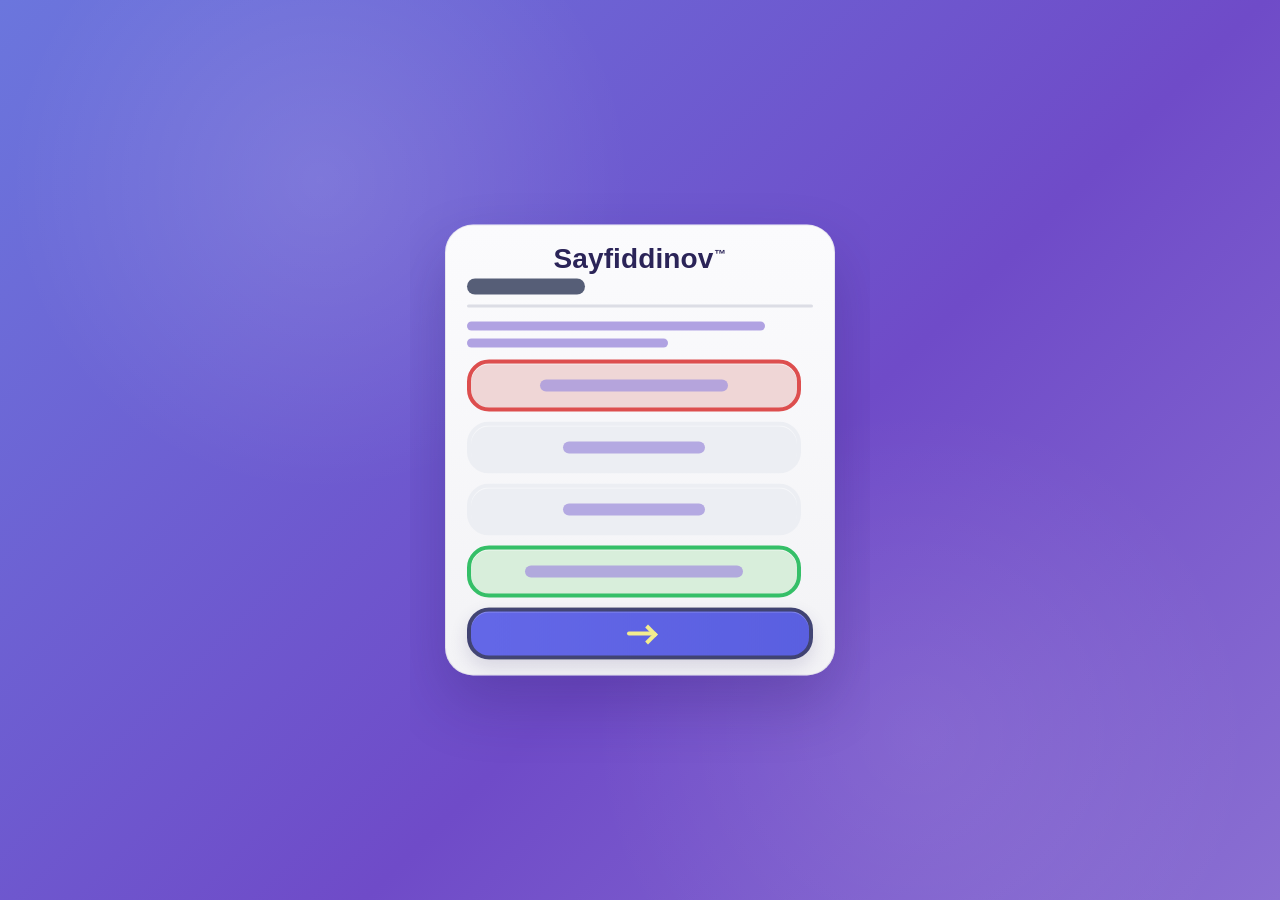
<file: index.html>
<!DOCTYPE html>
<html lang="ru" data-quiz-section="micro" data-quiz-storage="micro">
<head>
<meta charset="UTF-8">
<meta name="viewport" content="width=device-width, initial-scale=1">
<title>Тест</title>
<link rel="stylesheet" href="micro_style.css?v=20260422-ban-users-v1">
</head>
<body>
<div id="app"></div>
<script src="micro_script.js?v=20260422-ban-users-v1"></script>
</body>
</html>
</file>
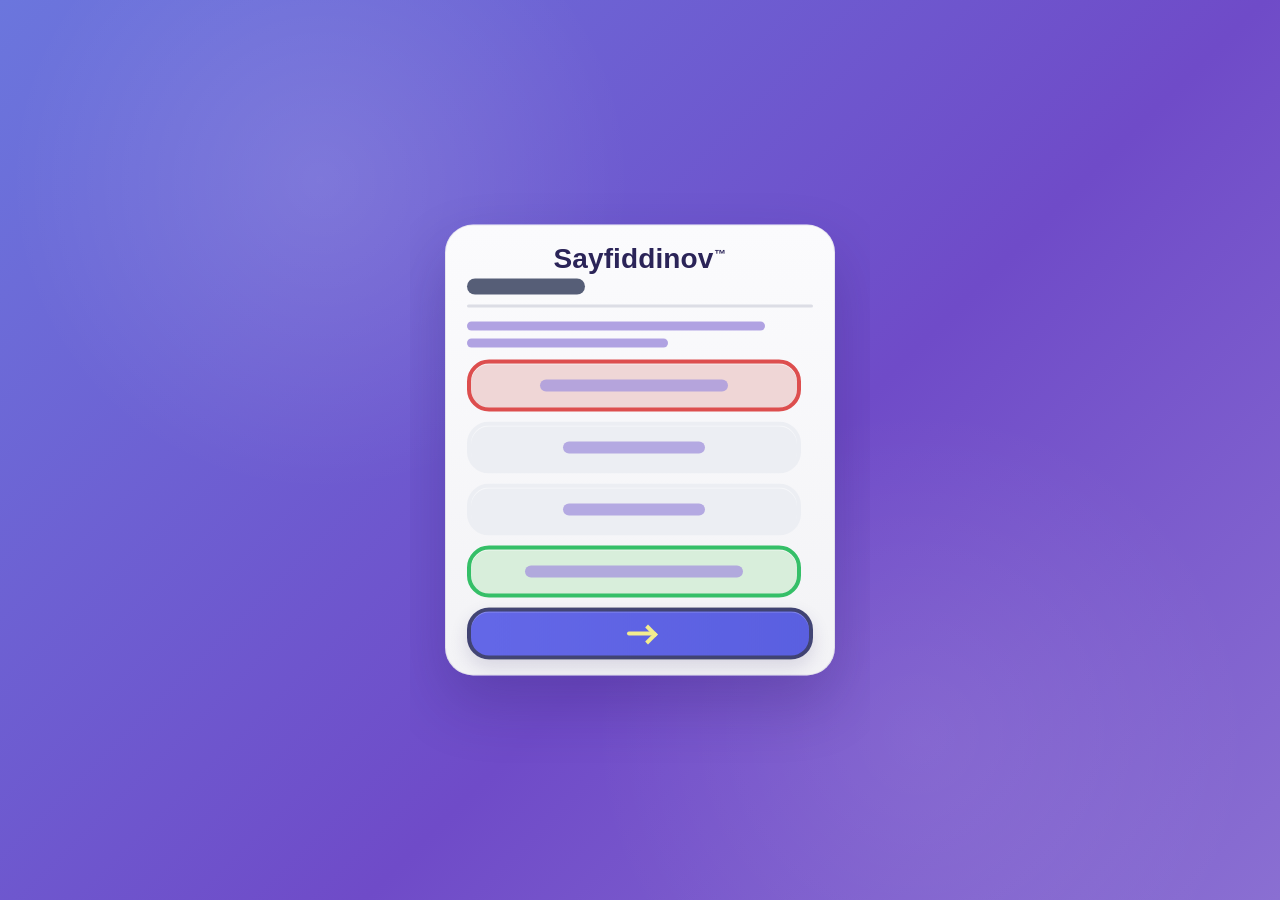
<file: marketing_index.html>
<!DOCTYPE html>
<html lang="ru" data-quiz-section="marketing" data-quiz-storage="marketing">
<head>
<meta charset="UTF-8">
<meta name="viewport" content="width=device-width, initial-scale=1">
<title>Маркетинг</title>
<link rel="stylesheet" href="micro_style.css?v=20260422-ban-users-v1">
</head>
<body>
<div id="app"></div>
<script src="micro_script.js?v=20260422-ban-users-v1"></script>
</body>
</html>
</file>
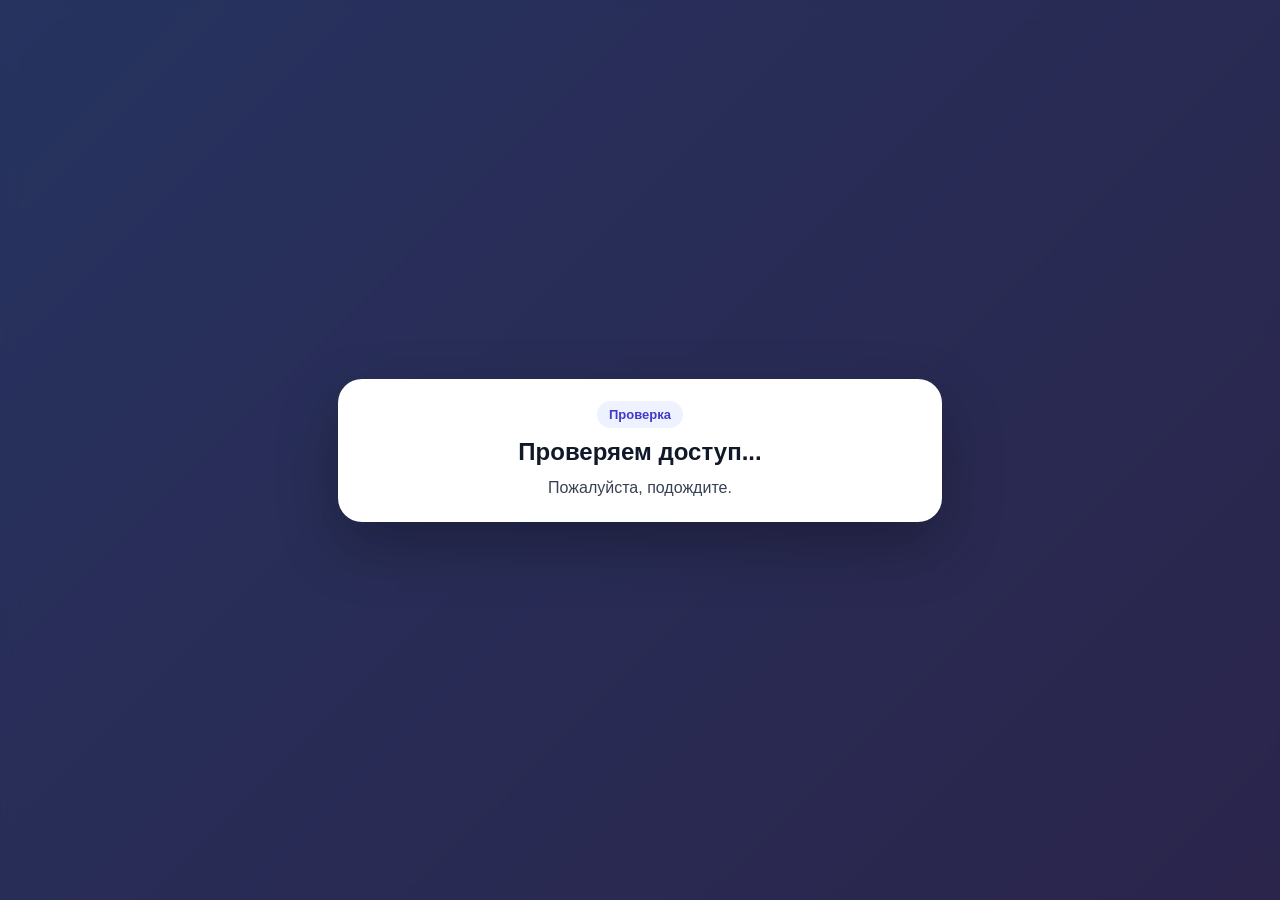
<file: marketing_test.html>
<!DOCTYPE html>
<html lang="ru" data-quiz-section="marketing" data-quiz-storage="marketing">
<head>
<meta charset="UTF-8">
<meta name="viewport" content="width=device-width, initial-scale=1">
<title>Маркетинг</title>
<link rel="stylesheet" href="micro_style.css?v=20260422-ban-users-v1">
</head>
<body>
<div class="card">
<div id="timer"></div>
<div id="question"></div>
<div id="options"></div>
</div>
<script src="micro_script.js?v=20260422-ban-users-v1"></script>
</body>
</html>
</file>
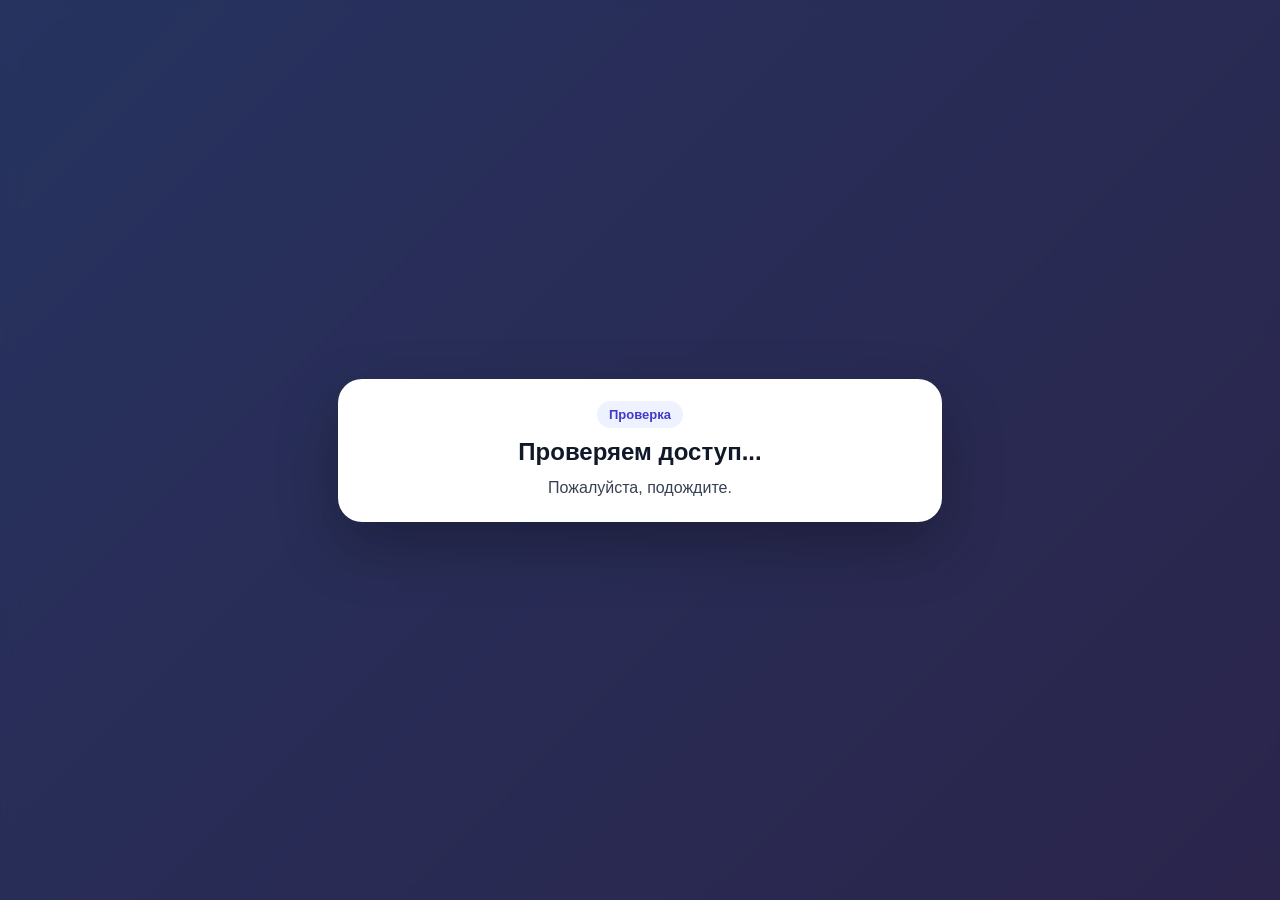
<file: micro_test.html>
<!DOCTYPE html>
<html lang="ru" data-quiz-section="micro" data-quiz-storage="micro">
<head>
    <meta charset="UTF-8">
    <meta name="viewport" content="width=device-width, initial-scale=1">
    <title>Тестирование</title>
    <link rel="stylesheet" href="micro_style.css?v=20260422-ban-users-v1">
</head>
<body>
    <div class="card">
        <div id="timer"></div>
        <div id="question"></div>
        <div id="options"></div>
    </div>
    <script src="micro_script.js?v=20260422-ban-users-v1"></script>
</body>
</html>
</file>
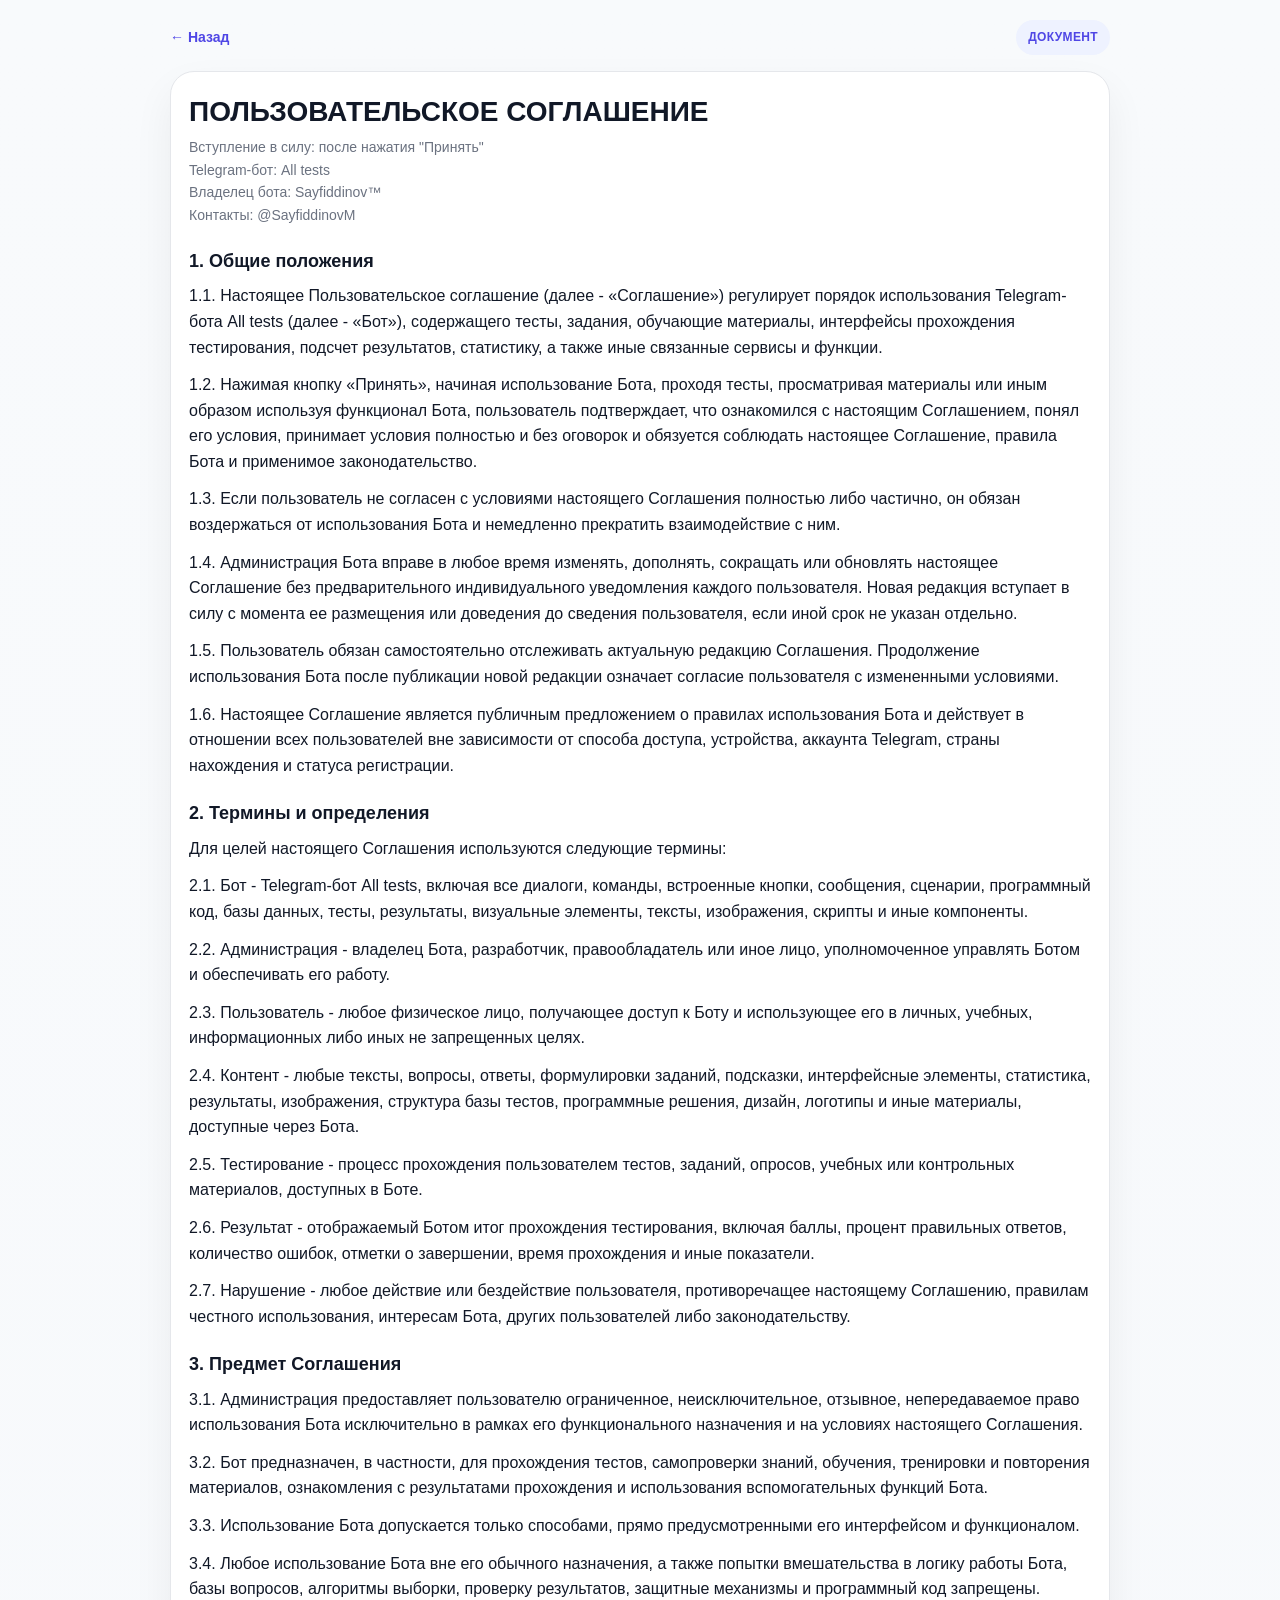
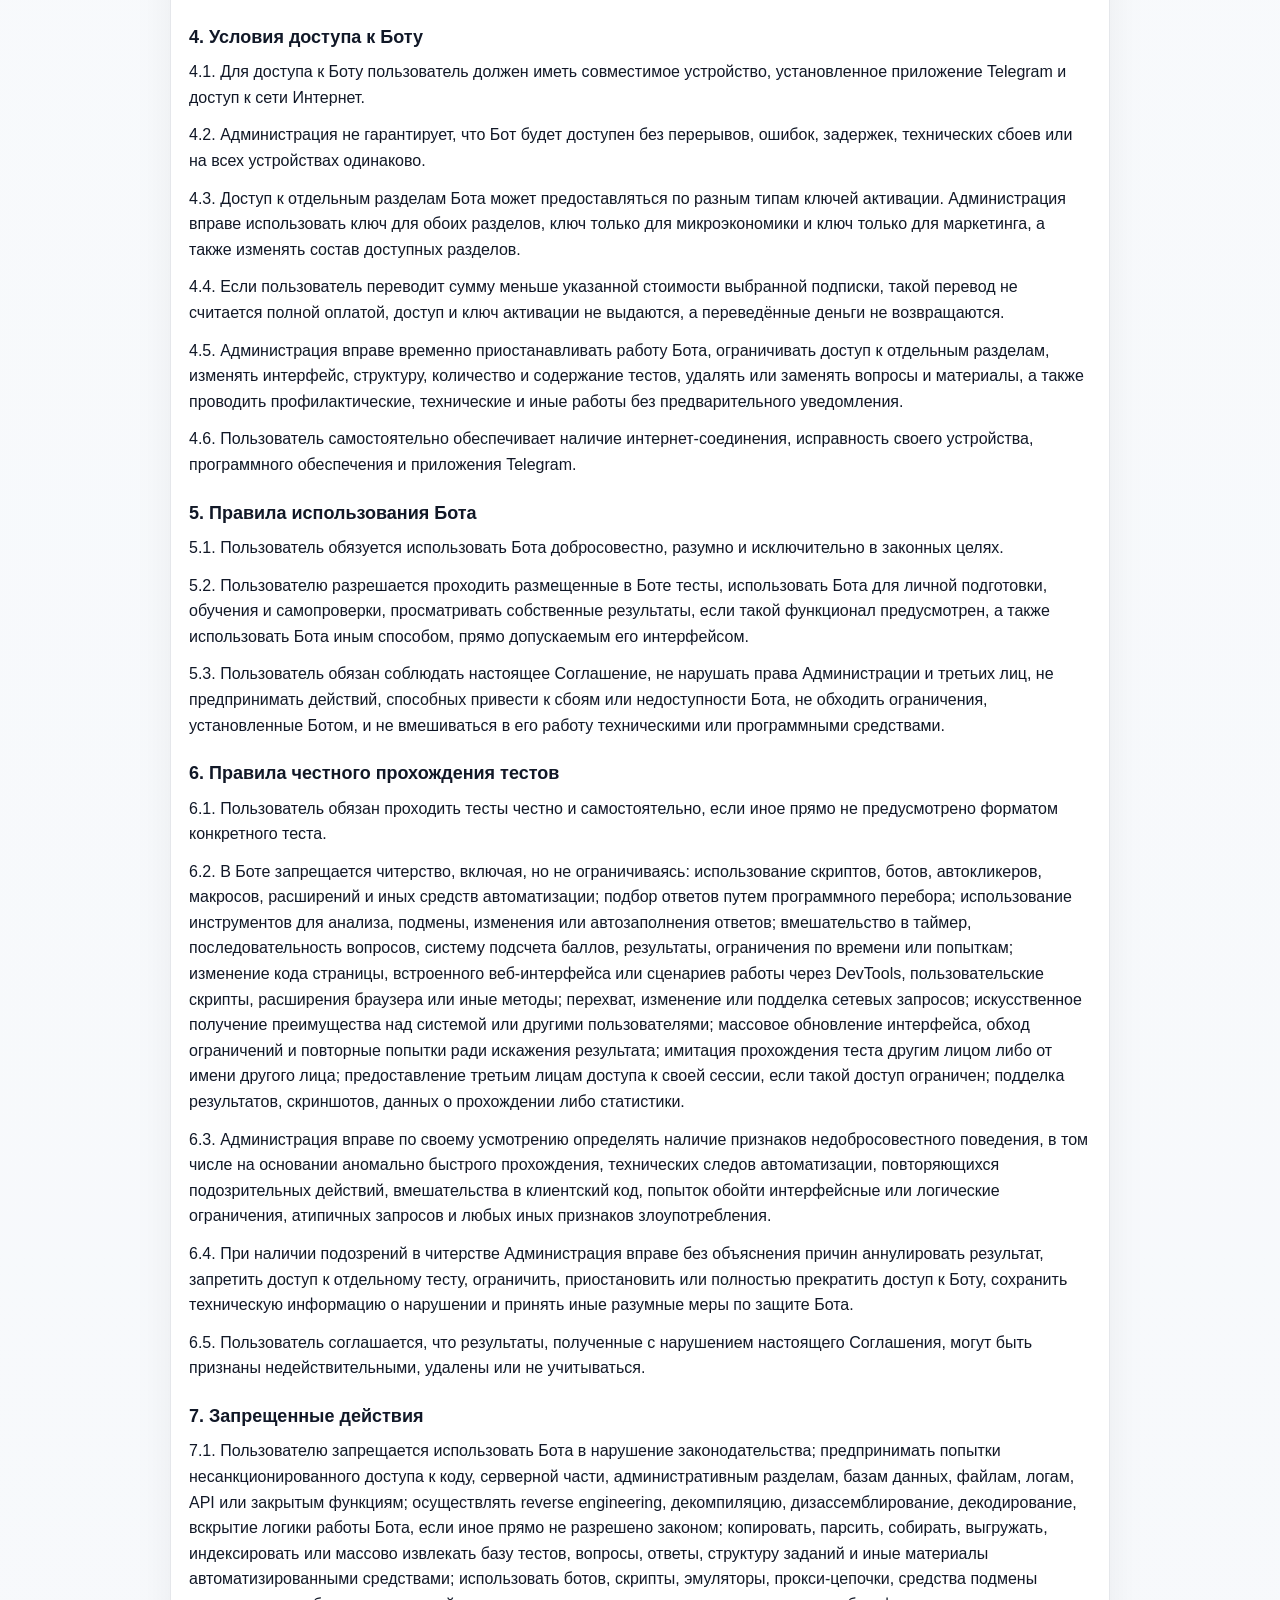
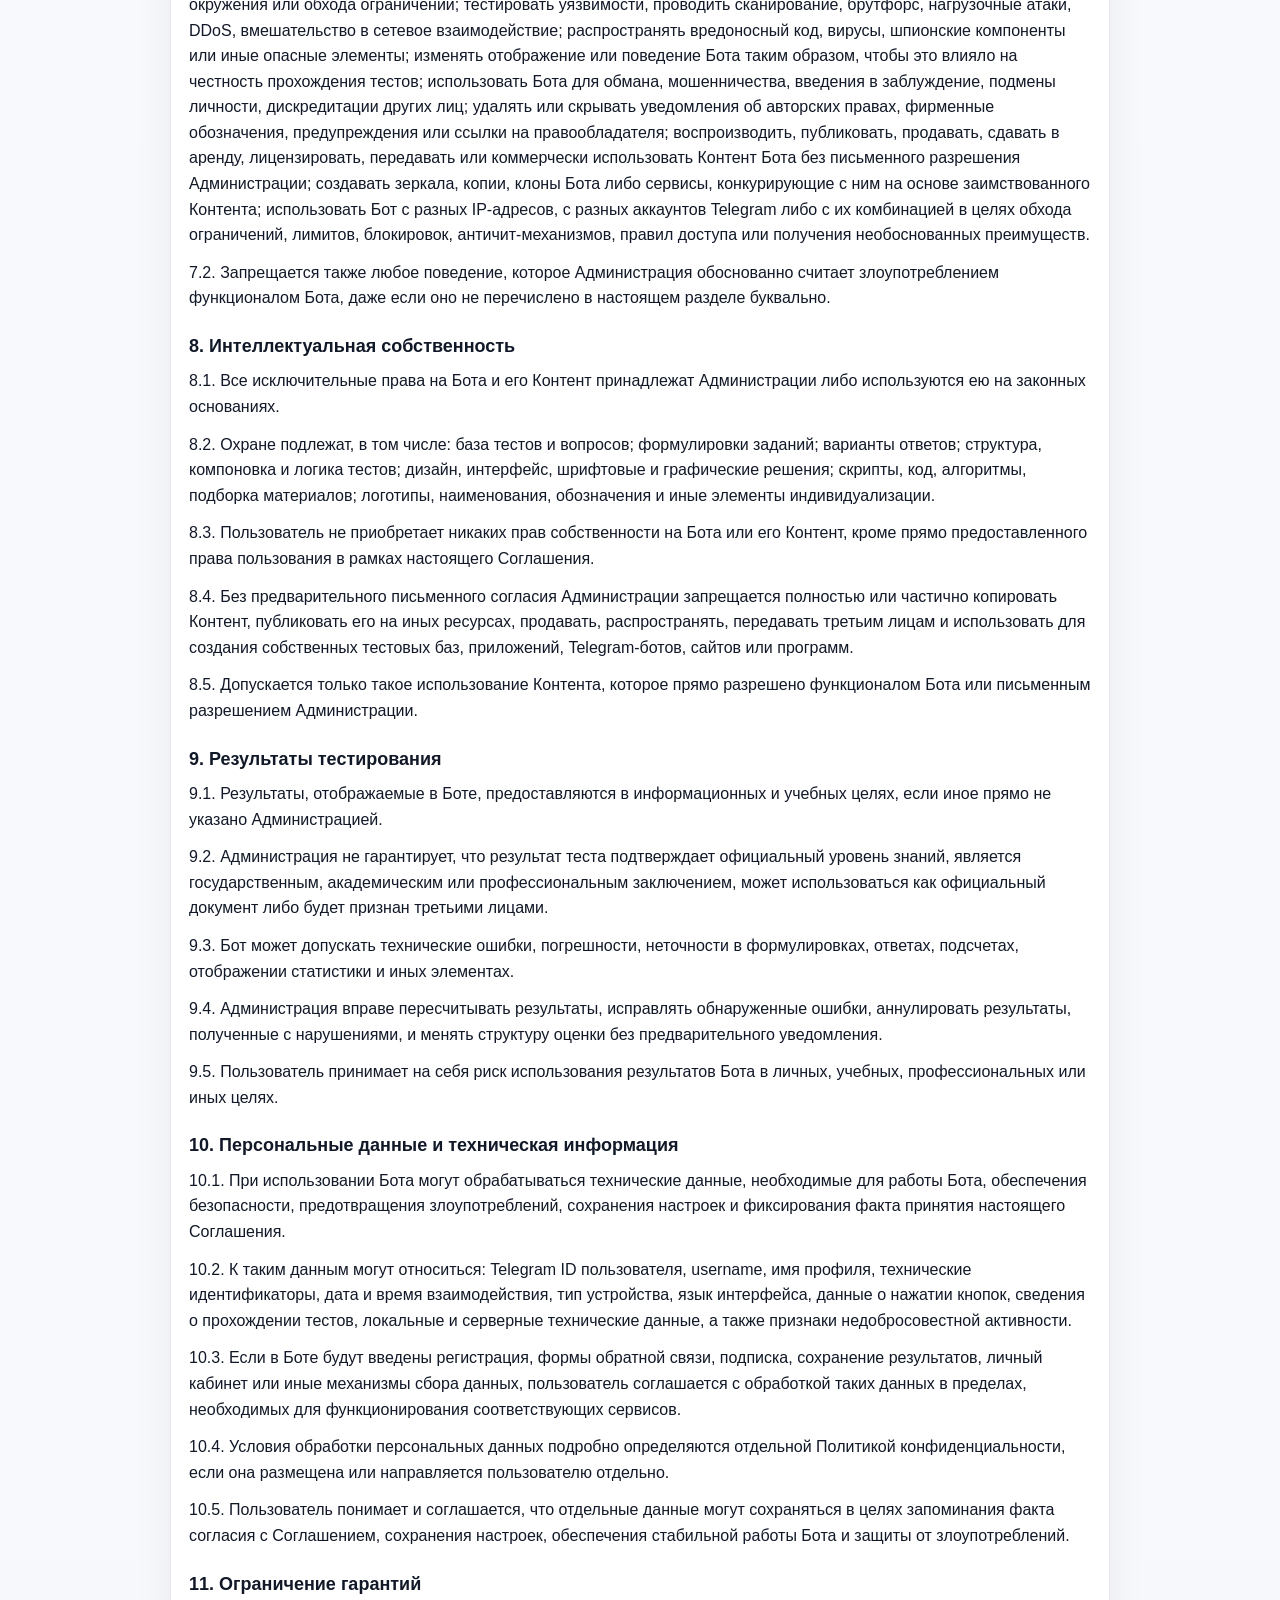
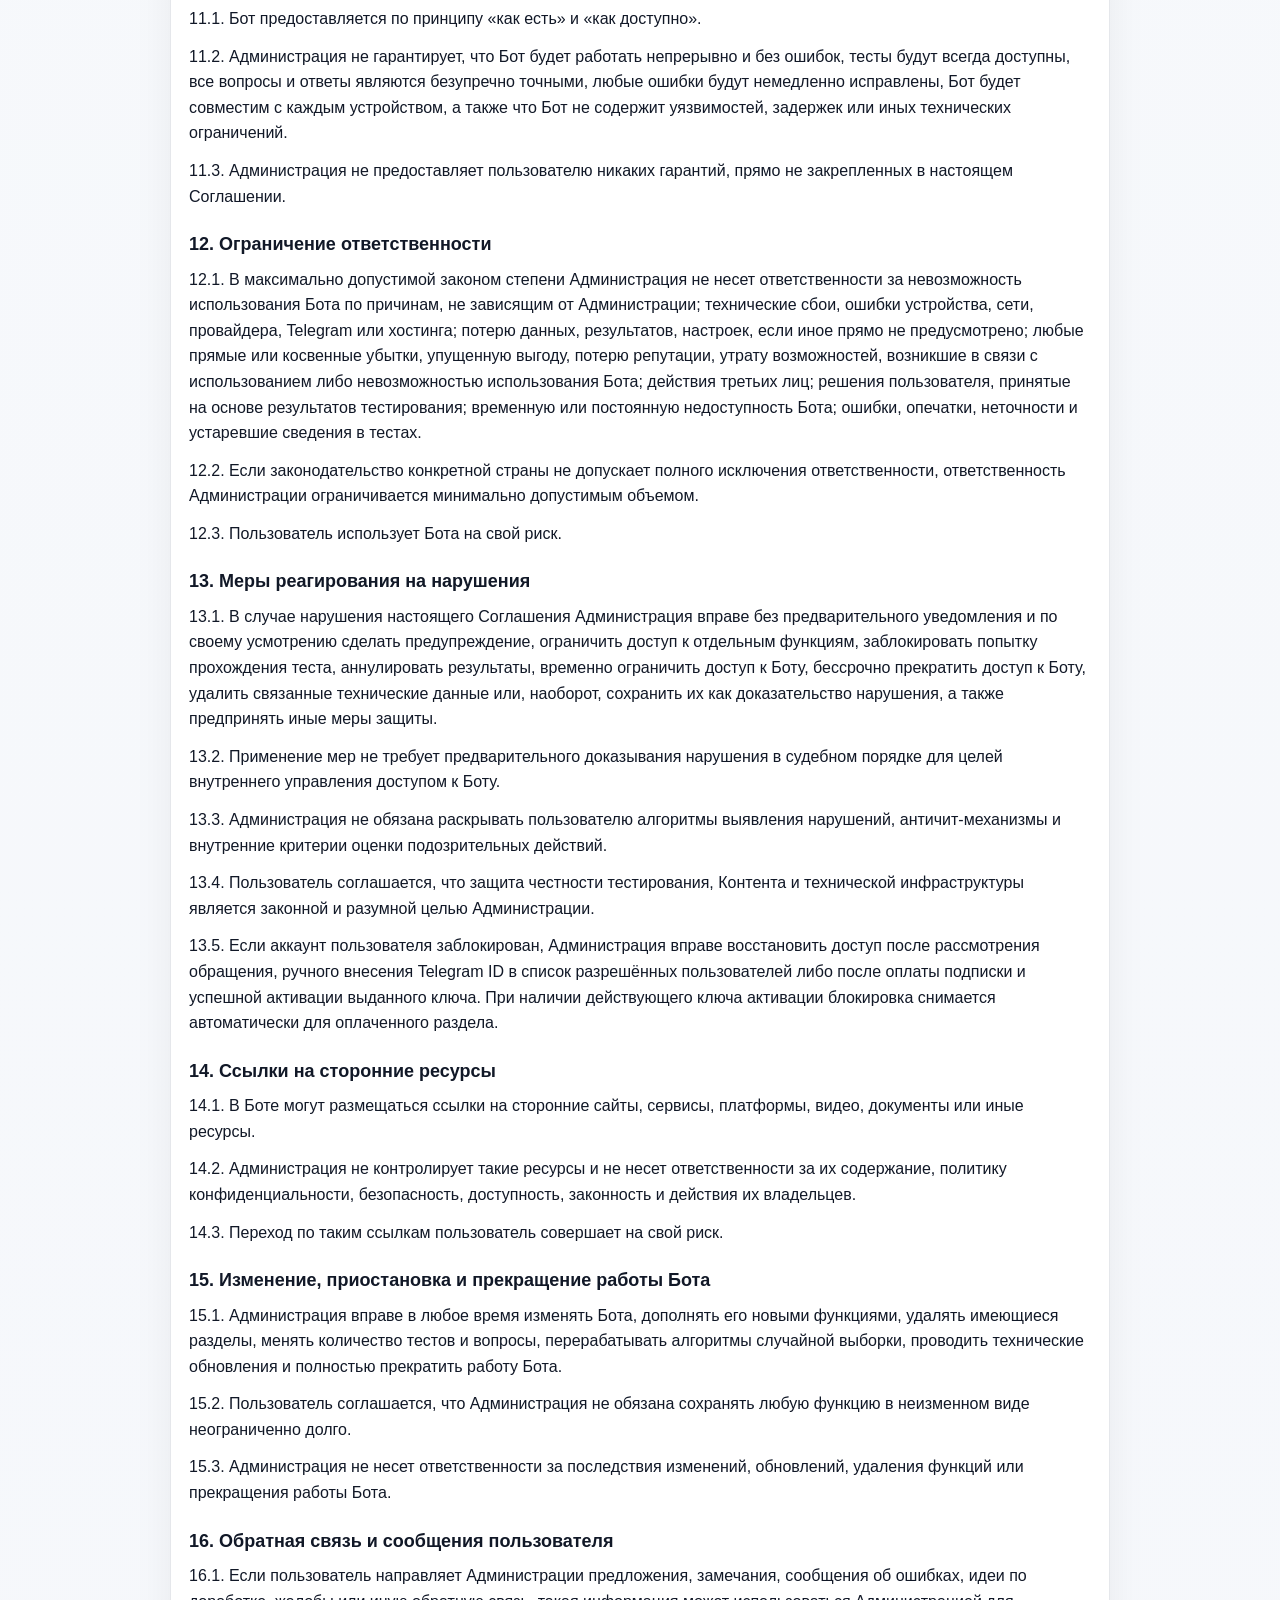
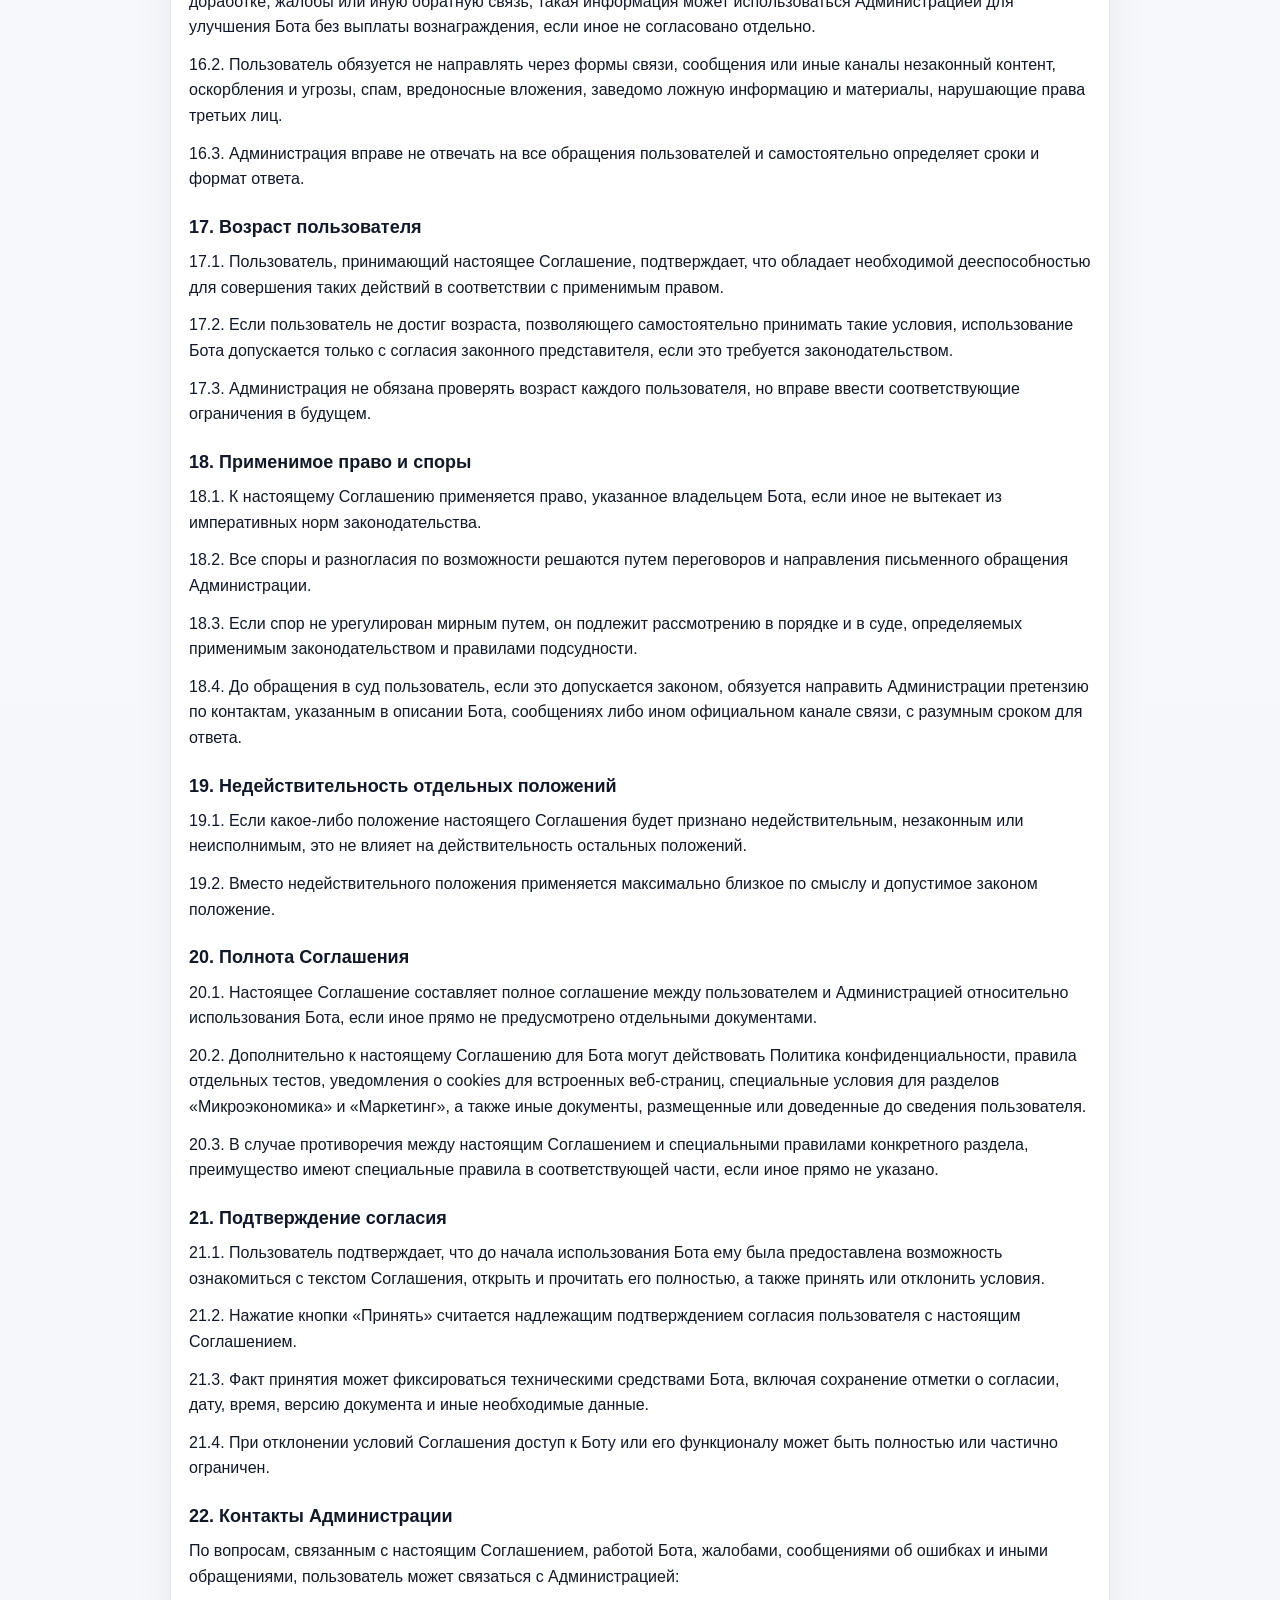
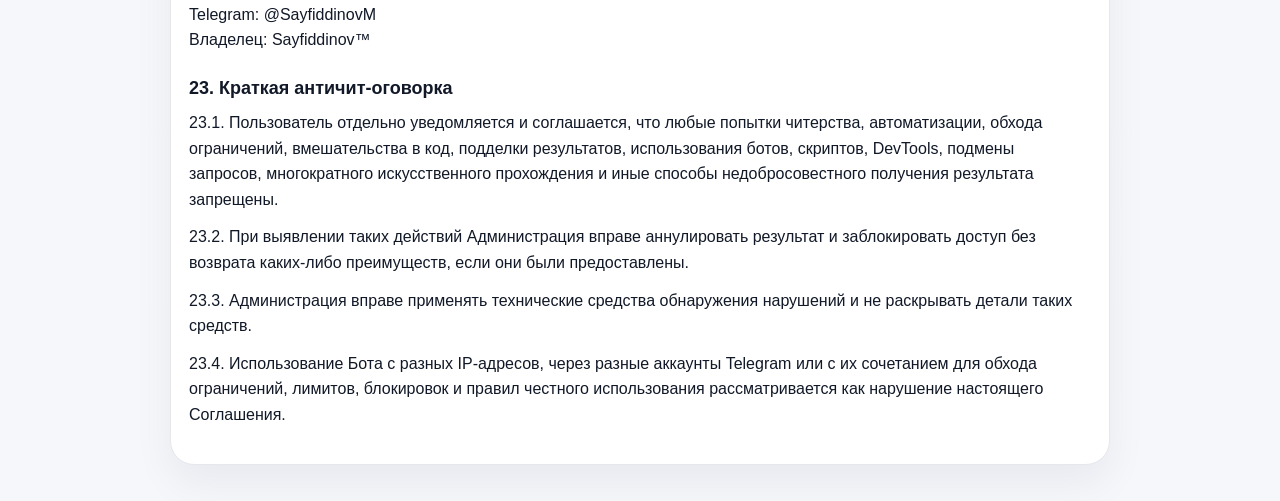
<file: user_agreement.html>
<!DOCTYPE html>
<html lang="ru">
<head>
  <meta charset="UTF-8">
  <meta name="viewport" content="width=device-width, initial-scale=1.0">
  <title>Пользовательское соглашение</title>
  <style>
    :root {
      --bg: #f5f7fb;
      --card: #ffffff;
      --text: #111827;
      --muted: #6b7280;
      --border: #e5e7eb;
      --accent: #4f46e5;
      --accent-soft: #eef2ff;
    }
    * { box-sizing: border-box; }
    body {
      margin: 0;
      font-family: Arial, sans-serif;
      background: linear-gradient(180deg, #f8fafc 0%, var(--bg) 100%);
      color: var(--text);
      line-height: 1.6;
    }
    .page {
      width: min(940px, calc(100% - 28px));
      margin: 0 auto;
      padding: 20px 0 36px;
    }
    .topbar {
      display: flex;
      align-items: center;
      justify-content: space-between;
      gap: 12px;
      margin-bottom: 16px;
    }
    .back-link {
      display: inline-flex;
      align-items: center;
      gap: 8px;
      text-decoration: none;
      color: var(--accent);
      font-weight: 700;
      font-size: 14px;
    }
    .badge {
      display: inline-flex;
      align-items: center;
      padding: 8px 12px;
      border-radius: 999px;
      background: var(--accent-soft);
      color: var(--accent);
      font-size: 12px;
      font-weight: 800;
      letter-spacing: .03em;
      text-transform: uppercase;
    }
    .card {
      background: var(--card);
      border: 1px solid var(--border);
      border-radius: 24px;
      padding: 24px 18px;
      box-shadow: 0 18px 40px rgba(15, 23, 42, 0.06);
    }
    .agreement-doc-title {
      margin: 0 0 8px;
      font-size: 28px;
      line-height: 1.15;
    }
    .agreement-doc-meta {
      margin: 0 0 22px;
      color: var(--muted);
      font-size: 14px;
    }
    .agreement-doc-section {
      margin: 24px 0 10px;
      font-size: 18px;
      line-height: 1.3;
    }
    p { margin: 0 0 12px; }
    .agreement-doc-note {
      padding: 14px 16px;
      border-radius: 16px;
      background: #fff7ed;
      border: 1px solid #fed7aa;
    }
    body.embedded .page { width: 100%; padding: 8px; }
    body.embedded .topbar { display: none; }
    body.embedded .card { border: none; box-shadow: none; padding: 10px 8px 18px; border-radius: 0; }
    body.embedded { background: #ffffff; }
  </style>
</head>
<body>
  <div class="page">
    <div class="topbar">
      <a class="back-link" href="index.html" onclick="if (history.length > 1) { history.back(); return false; }">← Назад</a>
      <div class="badge">Документ</div>
    </div>

    <main class="card">
      <h3 class="agreement-doc-title">ПОЛЬЗОВАТЕЛЬСКОЕ СОГЛАШЕНИЕ</h3>
            <p class="agreement-doc-meta">Вступление в силу: после нажатия "Принять"<br>Telegram-бот: All tests<br>Владелец бота: Sayfiddinov™<br>Контакты: @SayfiddinovM</p>
            <h4 class="agreement-doc-section">1. Общие положения</h4>
            <p>1.1. Настоящее Пользовательское соглашение (далее - «Соглашение») регулирует порядок использования Telegram-бота All tests (далее - «Бот»), содержащего тесты, задания, обучающие материалы, интерфейсы прохождения тестирования, подсчет результатов, статистику, а также иные связанные сервисы и функции.</p>
            <p>1.2. Нажимая кнопку «Принять», начиная использование Бота, проходя тесты, просматривая материалы или иным образом используя функционал Бота, пользователь подтверждает, что ознакомился с настоящим Соглашением, понял его условия, принимает условия полностью и без оговорок и обязуется соблюдать настоящее Соглашение, правила Бота и применимое законодательство.</p>
            <p>1.3. Если пользователь не согласен с условиями настоящего Соглашения полностью либо частично, он обязан воздержаться от использования Бота и немедленно прекратить взаимодействие с ним.</p>
            <p>1.4. Администрация Бота вправе в любое время изменять, дополнять, сокращать или обновлять настоящее Соглашение без предварительного индивидуального уведомления каждого пользователя. Новая редакция вступает в силу с момента ее размещения или доведения до сведения пользователя, если иной срок не указан отдельно.</p>
            <p>1.5. Пользователь обязан самостоятельно отслеживать актуальную редакцию Соглашения. Продолжение использования Бота после публикации новой редакции означает согласие пользователя с измененными условиями.</p>
            <p>1.6. Настоящее Соглашение является публичным предложением о правилах использования Бота и действует в отношении всех пользователей вне зависимости от способа доступа, устройства, аккаунта Telegram, страны нахождения и статуса регистрации.</p>
            <h4 class="agreement-doc-section">2. Термины и определения</h4>
            <p>Для целей настоящего Соглашения используются следующие термины:</p>
            <p>2.1. Бот - Telegram-бот All tests, включая все диалоги, команды, встроенные кнопки, сообщения, сценарии, программный код, базы данных, тесты, результаты, визуальные элементы, тексты, изображения, скрипты и иные компоненты.</p>
            <p>2.2. Администрация - владелец Бота, разработчик, правообладатель или иное лицо, уполномоченное управлять Ботом и обеспечивать его работу.</p>
            <p>2.3. Пользователь - любое физическое лицо, получающее доступ к Боту и использующее его в личных, учебных, информационных либо иных не запрещенных целях.</p>
            <p>2.4. Контент - любые тексты, вопросы, ответы, формулировки заданий, подсказки, интерфейсные элементы, статистика, результаты, изображения, структура базы тестов, программные решения, дизайн, логотипы и иные материалы, доступные через Бота.</p>
            <p>2.5. Тестирование - процесс прохождения пользователем тестов, заданий, опросов, учебных или контрольных материалов, доступных в Боте.</p>
            <p>2.6. Результат - отображаемый Ботом итог прохождения тестирования, включая баллы, процент правильных ответов, количество ошибок, отметки о завершении, время прохождения и иные показатели.</p>
            <p>2.7. Нарушение - любое действие или бездействие пользователя, противоречащее настоящему Соглашению, правилам честного использования, интересам Бота, других пользователей либо законодательству.</p>
            <h4 class="agreement-doc-section">3. Предмет Соглашения</h4>
            <p>3.1. Администрация предоставляет пользователю ограниченное, неисключительное, отзывное, непередаваемое право использования Бота исключительно в рамках его функционального назначения и на условиях настоящего Соглашения.</p>
            <p>3.2. Бот предназначен, в частности, для прохождения тестов, самопроверки знаний, обучения, тренировки и повторения материалов, ознакомления с результатами прохождения и использования вспомогательных функций Бота.</p>
            <p>3.3. Использование Бота допускается только способами, прямо предусмотренными его интерфейсом и функционалом.</p>
            <p>3.4. Любое использование Бота вне его обычного назначения, а также попытки вмешательства в логику работы Бота, базы вопросов, алгоритмы выборки, проверку результатов, защитные механизмы и программный код запрещены.</p>
            <h4 class="agreement-doc-section">4. Условия доступа к Боту</h4>
            <p>4.1. Для доступа к Боту пользователь должен иметь совместимое устройство, установленное приложение Telegram и доступ к сети Интернет.</p>
            <p>4.2. Администрация не гарантирует, что Бот будет доступен без перерывов, ошибок, задержек, технических сбоев или на всех устройствах одинаково.</p>
            <p>4.3. Доступ к отдельным разделам Бота может предоставляться по разным типам ключей активации. Администрация вправе использовать ключ для обоих разделов, ключ только для микроэкономики и ключ только для маркетинга, а также изменять состав доступных разделов.</p>
            <p>4.4. Если пользователь переводит сумму меньше указанной стоимости выбранной подписки, такой перевод не считается полной оплатой, доступ и ключ активации не выдаются, а переведённые деньги не возвращаются.</p>
            <p>4.5. Администрация вправе временно приостанавливать работу Бота, ограничивать доступ к отдельным разделам, изменять интерфейс, структуру, количество и содержание тестов, удалять или заменять вопросы и материалы, а также проводить профилактические, технические и иные работы без предварительного уведомления.</p>
            <p>4.6. Пользователь самостоятельно обеспечивает наличие интернет-соединения, исправность своего устройства, программного обеспечения и приложения Telegram.</p>
            <h4 class="agreement-doc-section">5. Правила использования Бота</h4>
            <p>5.1. Пользователь обязуется использовать Бота добросовестно, разумно и исключительно в законных целях.</p>
            <p>5.2. Пользователю разрешается проходить размещенные в Боте тесты, использовать Бота для личной подготовки, обучения и самопроверки, просматривать собственные результаты, если такой функционал предусмотрен, а также использовать Бота иным способом, прямо допускаемым его интерфейсом.</p>
            <p>5.3. Пользователь обязан соблюдать настоящее Соглашение, не нарушать права Администрации и третьих лиц, не предпринимать действий, способных привести к сбоям или недоступности Бота, не обходить ограничения, установленные Ботом, и не вмешиваться в его работу техническими или программными средствами.</p>
            <h4 class="agreement-doc-section">6. Правила честного прохождения тестов</h4>
            <p>6.1. Пользователь обязан проходить тесты честно и самостоятельно, если иное прямо не предусмотрено форматом конкретного теста.</p>
            <p>6.2. В Боте запрещается читерство, включая, но не ограничиваясь: использование скриптов, ботов, автокликеров, макросов, расширений и иных средств автоматизации; подбор ответов путем программного перебора; использование инструментов для анализа, подмены, изменения или автозаполнения ответов; вмешательство в таймер, последовательность вопросов, систему подсчета баллов, результаты, ограничения по времени или попыткам; изменение кода страницы, встроенного веб-интерфейса или сценариев работы через DevTools, пользовательские скрипты, расширения браузера или иные методы; перехват, изменение или подделка сетевых запросов; искусственное получение преимущества над системой или другими пользователями; массовое обновление интерфейса, обход ограничений и повторные попытки ради искажения результата; имитация прохождения теста другим лицом либо от имени другого лица; предоставление третьим лицам доступа к своей сессии, если такой доступ ограничен; подделка результатов, скриншотов, данных о прохождении либо статистики.</p>
            <p>6.3. Администрация вправе по своему усмотрению определять наличие признаков недобросовестного поведения, в том числе на основании аномально быстрого прохождения, технических следов автоматизации, повторяющихся подозрительных действий, вмешательства в клиентский код, попыток обойти интерфейсные или логические ограничения, атипичных запросов и любых иных признаков злоупотребления.</p>
            <p>6.4. При наличии подозрений в читерстве Администрация вправе без объяснения причин аннулировать результат, запретить доступ к отдельному тесту, ограничить, приостановить или полностью прекратить доступ к Боту, сохранить техническую информацию о нарушении и принять иные разумные меры по защите Бота.</p>
            <p>6.5. Пользователь соглашается, что результаты, полученные с нарушением настоящего Соглашения, могут быть признаны недействительными, удалены или не учитываться.</p>
            <h4 class="agreement-doc-section">7. Запрещенные действия</h4>
            <p>7.1. Пользователю запрещается использовать Бота в нарушение законодательства; предпринимать попытки несанкционированного доступа к коду, серверной части, административным разделам, базам данных, файлам, логам, API или закрытым функциям; осуществлять reverse engineering, декомпиляцию, дизассемблирование, декодирование, вскрытие логики работы Бота, если иное прямо не разрешено законом; копировать, парсить, собирать, выгружать, индексировать или массово извлекать базу тестов, вопросы, ответы, структуру заданий и иные материалы автоматизированными средствами; использовать ботов, скрипты, эмуляторы, прокси-цепочки, средства подмены окружения или обхода ограничений; тестировать уязвимости, проводить сканирование, брутфорс, нагрузочные атаки, DDoS, вмешательство в сетевое взаимодействие; распространять вредоносный код, вирусы, шпионские компоненты или иные опасные элементы; изменять отображение или поведение Бота таким образом, чтобы это влияло на честность прохождения тестов; использовать Бота для обмана, мошенничества, введения в заблуждение, подмены личности, дискредитации других лиц; удалять или скрывать уведомления об авторских правах, фирменные обозначения, предупреждения или ссылки на правообладателя; воспроизводить, публиковать, продавать, сдавать в аренду, лицензировать, передавать или коммерчески использовать Контент Бота без письменного разрешения Администрации; создавать зеркала, копии, клоны Бота либо сервисы, конкурирующие с ним на основе заимствованного Контента; использовать Бот с разных IP-адресов, с разных аккаунтов Telegram либо с их комбинацией в целях обхода ограничений, лимитов, блокировок, античит-механизмов, правил доступа или получения необоснованных преимуществ.</p>
            <p>7.2. Запрещается также любое поведение, которое Администрация обоснованно считает злоупотреблением функционалом Бота, даже если оно не перечислено в настоящем разделе буквально.</p>
            <h4 class="agreement-doc-section">8. Интеллектуальная собственность</h4>
            <p>8.1. Все исключительные права на Бота и его Контент принадлежат Администрации либо используются ею на законных основаниях.</p>
            <p>8.2. Охране подлежат, в том числе: база тестов и вопросов; формулировки заданий; варианты ответов; структура, компоновка и логика тестов; дизайн, интерфейс, шрифтовые и графические решения; скрипты, код, алгоритмы, подборка материалов; логотипы, наименования, обозначения и иные элементы индивидуализации.</p>
            <p>8.3. Пользователь не приобретает никаких прав собственности на Бота или его Контент, кроме прямо предоставленного права пользования в рамках настоящего Соглашения.</p>
            <p>8.4. Без предварительного письменного согласия Администрации запрещается полностью или частично копировать Контент, публиковать его на иных ресурсах, продавать, распространять, передавать третьим лицам и использовать для создания собственных тестовых баз, приложений, Telegram-ботов, сайтов или программ.</p>
            <p>8.5. Допускается только такое использование Контента, которое прямо разрешено функционалом Бота или письменным разрешением Администрации.</p>
            <h4 class="agreement-doc-section">9. Результаты тестирования</h4>
            <p>9.1. Результаты, отображаемые в Боте, предоставляются в информационных и учебных целях, если иное прямо не указано Администрацией.</p>
            <p>9.2. Администрация не гарантирует, что результат теста подтверждает официальный уровень знаний, является государственным, академическим или профессиональным заключением, может использоваться как официальный документ либо будет признан третьими лицами.</p>
            <p>9.3. Бот может допускать технические ошибки, погрешности, неточности в формулировках, ответах, подсчетах, отображении статистики и иных элементах.</p>
            <p>9.4. Администрация вправе пересчитывать результаты, исправлять обнаруженные ошибки, аннулировать результаты, полученные с нарушениями, и менять структуру оценки без предварительного уведомления.</p>
            <p>9.5. Пользователь принимает на себя риск использования результатов Бота в личных, учебных, профессиональных или иных целях.</p>
            <h4 class="agreement-doc-section">10. Персональные данные и техническая информация</h4>
            <p>10.1. При использовании Бота могут обрабатываться технические данные, необходимые для работы Бота, обеспечения безопасности, предотвращения злоупотреблений, сохранения настроек и фиксирования факта принятия настоящего Соглашения.</p>
            <p>10.2. К таким данным могут относиться: Telegram ID пользователя, username, имя профиля, технические идентификаторы, дата и время взаимодействия, тип устройства, язык интерфейса, данные о нажатии кнопок, сведения о прохождении тестов, локальные и серверные технические данные, а также признаки недобросовестной активности.</p>
            <p>10.3. Если в Боте будут введены регистрация, формы обратной связи, подписка, сохранение результатов, личный кабинет или иные механизмы сбора данных, пользователь соглашается с обработкой таких данных в пределах, необходимых для функционирования соответствующих сервисов.</p>
            <p>10.4. Условия обработки персональных данных подробно определяются отдельной Политикой конфиденциальности, если она размещена или направляется пользователю отдельно.</p>
            <p>10.5. Пользователь понимает и соглашается, что отдельные данные могут сохраняться в целях запоминания факта согласия с Соглашением, сохранения настроек, обеспечения стабильной работы Бота и защиты от злоупотреблений.</p>
            <h4 class="agreement-doc-section">11. Ограничение гарантий</h4>
            <p>11.1. Бот предоставляется по принципу «как есть» и «как доступно».</p>
            <p>11.2. Администрация не гарантирует, что Бот будет работать непрерывно и без ошибок, тесты будут всегда доступны, все вопросы и ответы являются безупречно точными, любые ошибки будут немедленно исправлены, Бот будет совместим с каждым устройством, а также что Бот не содержит уязвимостей, задержек или иных технических ограничений.</p>
            <p>11.3. Администрация не предоставляет пользователю никаких гарантий, прямо не закрепленных в настоящем Соглашении.</p>
            <h4 class="agreement-doc-section">12. Ограничение ответственности</h4>
            <p>12.1. В максимально допустимой законом степени Администрация не несет ответственности за невозможность использования Бота по причинам, не зависящим от Администрации; технические сбои, ошибки устройства, сети, провайдера, Telegram или хостинга; потерю данных, результатов, настроек, если иное прямо не предусмотрено; любые прямые или косвенные убытки, упущенную выгоду, потерю репутации, утрату возможностей, возникшие в связи с использованием либо невозможностью использования Бота; действия третьих лиц; решения пользователя, принятые на основе результатов тестирования; временную или постоянную недоступность Бота; ошибки, опечатки, неточности и устаревшие сведения в тестах.</p>
            <p>12.2. Если законодательство конкретной страны не допускает полного исключения ответственности, ответственность Администрации ограничивается минимально допустимым объемом.</p>
            <p>12.3. Пользователь использует Бота на свой риск.</p>
            <h4 class="agreement-doc-section">13. Меры реагирования на нарушения</h4>
            <p>13.1. В случае нарушения настоящего Соглашения Администрация вправе без предварительного уведомления и по своему усмотрению сделать предупреждение, ограничить доступ к отдельным функциям, заблокировать попытку прохождения теста, аннулировать результаты, временно ограничить доступ к Боту, бессрочно прекратить доступ к Боту, удалить связанные технические данные или, наоборот, сохранить их как доказательство нарушения, а также предпринять иные меры защиты.</p>
            <p>13.2. Применение мер не требует предварительного доказывания нарушения в судебном порядке для целей внутреннего управления доступом к Боту.</p>
            <p>13.3. Администрация не обязана раскрывать пользователю алгоритмы выявления нарушений, античит-механизмы и внутренние критерии оценки подозрительных действий.</p>
            <p>13.4. Пользователь соглашается, что защита честности тестирования, Контента и технической инфраструктуры является законной и разумной целью Администрации.</p>
            <p>13.5. Если аккаунт пользователя заблокирован, Администрация вправе восстановить доступ после рассмотрения обращения, ручного внесения Telegram ID в список разрешённых пользователей либо после оплаты подписки и успешной активации выданного ключа. При наличии действующего ключа активации блокировка снимается автоматически для оплаченного раздела.</p>
            <h4 class="agreement-doc-section">14. Ссылки на сторонние ресурсы</h4>
            <p>14.1. В Боте могут размещаться ссылки на сторонние сайты, сервисы, платформы, видео, документы или иные ресурсы.</p>
            <p>14.2. Администрация не контролирует такие ресурсы и не несет ответственности за их содержание, политику конфиденциальности, безопасность, доступность, законность и действия их владельцев.</p>
            <p>14.3. Переход по таким ссылкам пользователь совершает на свой риск.</p>
            <h4 class="agreement-doc-section">15. Изменение, приостановка и прекращение работы Бота</h4>
            <p>15.1. Администрация вправе в любое время изменять Бота, дополнять его новыми функциями, удалять имеющиеся разделы, менять количество тестов и вопросы, перерабатывать алгоритмы случайной выборки, проводить технические обновления и полностью прекратить работу Бота.</p>
            <p>15.2. Пользователь соглашается, что Администрация не обязана сохранять любую функцию в неизменном виде неограниченно долго.</p>
            <p>15.3. Администрация не несет ответственности за последствия изменений, обновлений, удаления функций или прекращения работы Бота.</p>
            <h4 class="agreement-doc-section">16. Обратная связь и сообщения пользователя</h4>
            <p>16.1. Если пользователь направляет Администрации предложения, замечания, сообщения об ошибках, идеи по доработке, жалобы или иную обратную связь, такая информация может использоваться Администрацией для улучшения Бота без выплаты вознаграждения, если иное не согласовано отдельно.</p>
            <p>16.2. Пользователь обязуется не направлять через формы связи, сообщения или иные каналы незаконный контент, оскорбления и угрозы, спам, вредоносные вложения, заведомо ложную информацию и материалы, нарушающие права третьих лиц.</p>
            <p>16.3. Администрация вправе не отвечать на все обращения пользователей и самостоятельно определяет сроки и формат ответа.</p>
            <h4 class="agreement-doc-section">17. Возраст пользователя</h4>
            <p>17.1. Пользователь, принимающий настоящее Соглашение, подтверждает, что обладает необходимой дееспособностью для совершения таких действий в соответствии с применимым правом.</p>
            <p>17.2. Если пользователь не достиг возраста, позволяющего самостоятельно принимать такие условия, использование Бота допускается только с согласия законного представителя, если это требуется законодательством.</p>
            <p>17.3. Администрация не обязана проверять возраст каждого пользователя, но вправе ввести соответствующие ограничения в будущем.</p>
            <h4 class="agreement-doc-section">18. Применимое право и споры</h4>
            <p>18.1. К настоящему Соглашению применяется право, указанное владельцем Бота, если иное не вытекает из императивных норм законодательства.</p>
            <p>18.2. Все споры и разногласия по возможности решаются путем переговоров и направления письменного обращения Администрации.</p>
            <p>18.3. Если спор не урегулирован мирным путем, он подлежит рассмотрению в порядке и в суде, определяемых применимым законодательством и правилами подсудности.</p>
            <p>18.4. До обращения в суд пользователь, если это допускается законом, обязуется направить Администрации претензию по контактам, указанным в описании Бота, сообщениях либо ином официальном канале связи, с разумным сроком для ответа.</p>
            <h4 class="agreement-doc-section">19. Недействительность отдельных положений</h4>
            <p>19.1. Если какое-либо положение настоящего Соглашения будет признано недействительным, незаконным или неисполнимым, это не влияет на действительность остальных положений.</p>
            <p>19.2. Вместо недействительного положения применяется максимально близкое по смыслу и допустимое законом положение.</p>
            <h4 class="agreement-doc-section">20. Полнота Соглашения</h4>
            <p>20.1. Настоящее Соглашение составляет полное соглашение между пользователем и Администрацией относительно использования Бота, если иное прямо не предусмотрено отдельными документами.</p>
            <p>20.2. Дополнительно к настоящему Соглашению для Бота могут действовать Политика конфиденциальности, правила отдельных тестов, уведомления о cookies для встроенных веб-страниц, специальные условия для разделов «Микроэкономика» и «Маркетинг», а также иные документы, размещенные или доведенные до сведения пользователя.</p>
            <p>20.3. В случае противоречия между настоящим Соглашением и специальными правилами конкретного раздела, преимущество имеют специальные правила в соответствующей части, если иное прямо не указано.</p>
            <h4 class="agreement-doc-section">21. Подтверждение согласия</h4>
            <p>21.1. Пользователь подтверждает, что до начала использования Бота ему была предоставлена возможность ознакомиться с текстом Соглашения, открыть и прочитать его полностью, а также принять или отклонить условия.</p>
            <p>21.2. Нажатие кнопки «Принять» считается надлежащим подтверждением согласия пользователя с настоящим Соглашением.</p>
            <p>21.3. Факт принятия может фиксироваться техническими средствами Бота, включая сохранение отметки о согласии, дату, время, версию документа и иные необходимые данные.</p>
            <p>21.4. При отклонении условий Соглашения доступ к Боту или его функционалу может быть полностью или частично ограничен.</p>
            <h4 class="agreement-doc-section">22. Контакты Администрации</h4>
            <p>По вопросам, связанным с настоящим Соглашением, работой Бота, жалобами, сообщениями об ошибках и иными обращениями, пользователь может связаться с Администрацией:</p>
            <p>Telegram: @SayfiddinovM<br>Владелец: Sayfiddinov™</p>
            <h4 class="agreement-doc-section">23. Краткая античит-оговорка</h4>
            <p>23.1. Пользователь отдельно уведомляется и соглашается, что любые попытки читерства, автоматизации, обхода ограничений, вмешательства в код, подделки результатов, использования ботов, скриптов, DevTools, подмены запросов, многократного искусственного прохождения и иные способы недобросовестного получения результата запрещены.</p>
            <p>23.2. При выявлении таких действий Администрация вправе аннулировать результат и заблокировать доступ без возврата каких-либо преимуществ, если они были предоставлены.</p>
            <p>23.3. Администрация вправе применять технические средства обнаружения нарушений и не раскрывать детали таких средств.</p>
            <p>23.4. Использование Бота с разных IP-адресов, через разные аккаунты Telegram или с их сочетанием для обхода ограничений, лимитов, блокировок и правил честного использования рассматривается как нарушение настоящего Соглашения.</p>
    </main>
  </div>
  <script>
    if (window.self !== window.top || new URLSearchParams(window.location.search).get('embed') === '1') {
      document.body.classList.add('embedded');
    }
  </script>
</body>
</html>
</file>
<file: micro_style.css>
/* ===== BODY ===== */
body {
    margin: 0;
    min-height: 100vh;
    font-family: -apple-system, BlinkMacSystemFont, "Segoe UI", Roboto, Inter, Arial, sans-serif;
    background: linear-gradient(135deg, #667eea, #764ba2);
    display: flex;
    justify-content: center;
    align-items: center;
    flex-direction: column;
    color: #111827; 
}

/* ===== CARD ===== */
.card {
    position: relative;
    z-index: 20;
    background: #ffffff;
    width: min(88vw, 420px);
    max-width: 420px;
    padding: clamp(18px, 3.8vw, 22px);
    border-radius: 20px;
    box-shadow: 0 12px 30px rgba(0,0,0,0.2);
    animation: fade 0.4s ease;
    text-align: center;
    color: #111827;
}

@media (max-width: 640px) {
    .card {
        width: min(86vw, 390px);
        padding: 18px 16px;
        border-radius: 18px;
    }
}

@media (max-width: 380px) {
    .card {
        width: min(84vw, 360px);
        padding: 16px 14px;
        border-radius: 17px;
    }
}

.ai-options-note {
    width: min(88vw, 420px);
    box-sizing: border-box;
    margin: 0 auto 10px;
    padding: 7px 12px;
    border: 1px solid rgba(255,255,255,0.34);
    border-radius: 999px;
    background: rgba(255,255,255,0.18);
    color: rgba(255,255,255,0.92);
    font-size: 11px;
    font-weight: 700;
    line-height: 1.25;
    text-align: center;
    letter-spacing: 0.15px;
    box-shadow: 0 10px 24px rgba(17, 24, 39, 0.12);
    backdrop-filter: blur(10px);
    -webkit-backdrop-filter: blur(10px);
}

@media (max-width: 640px) {
    .ai-options-note {
        width: min(86vw, 390px);
        margin-bottom: 8px;
        padding: 6px 10px;
        font-size: 10.5px;
    }
}

@media (max-width: 380px) {
    .ai-options-note {
        width: min(84vw, 360px);
        font-size: 10px;
    }
}

/* ===== HEADER ===== */
h2 {
    margin: 0 0 12px;
    text-align: center;
    color: #111827;
}


.test-top-actions {
    position: relative;
    z-index: 21;
    display: flex;
    justify-content: flex-end;
    align-items: center;
    min-height: 42px;
    margin-bottom: 10px;
}

.test-top-actions:empty {
    display: none;
}

.top-finish-btn {
    position: relative;
    z-index: 22;
    padding: 10px 15px;
    border: none;
    border-radius: 999px;
    background: linear-gradient(135deg, #4338ca 0%, #7c3aed 100%);
    color: #ffffff;
    font-size: 13px;
    font-weight: 700;
    letter-spacing: 0.2px;
    box-shadow: 0 12px 28px rgba(79, 70, 229, 0.26);
    transition: transform 0.2s ease, box-shadow 0.2s ease, filter 0.2s ease;
}

.top-finish-btn:hover {
    transform: translateY(-1px);
    box-shadow: 0 16px 30px rgba(91, 33, 182, 0.28);
    filter: brightness(1.04);
}

.favorite-question-btn {
    -webkit-appearance: none;
    appearance: none;
    font-family: inherit;
    padding: 0;
    display: inline-flex;
    align-items: center;
    justify-content: center;
    width: 48px;
    height: 48px;
    min-width: 48px;
    border: 1px solid rgba(99, 102, 241, 0.18);
    border-radius: 14px;
    background: #eef2ff;
    color: #4f46e5;
    font-size: 24px;
    font-weight: 800;
    line-height: 1;
    box-shadow: 0 8px 18px rgba(99, 102, 241, 0.14);
    transition: transform 0.18s ease, box-shadow 0.18s ease, background 0.18s ease, color 0.18s ease, border-color 0.18s ease;
    cursor: pointer;
    -webkit-tap-highlight-color: transparent;
}

.favorite-question-btn:hover,
.favorite-question-btn:active {
    transform: translateY(-1px);
    box-shadow: 0 12px 22px rgba(99, 102, 241, 0.18);
}

.favorite-question-btn.is-active {
    background: linear-gradient(135deg, #fff7ed 0%, #fef3c7 100%);
    color: #b45309;
    border-color: rgba(245, 158, 11, 0.34);
    box-shadow: 0 10px 22px rgba(245, 158, 11, 0.2);
}

.question-favorite-btn {
    margin-right: 10px;
}

.test-top-actions {
    gap: 10px;
}

.study-question-header {
    display: flex;
    align-items: flex-start;
    justify-content: space-between;
    gap: 12px;
}

.study-favorite-btn {
    flex-shrink: 0;
    width: 42px;
    height: 42px;
    min-width: 42px;
    border-radius: 12px;
    font-size: 22px;
}

.app-favorites-toggle {
    position: fixed;
    top: 20px;
    left: 92px;
    z-index: 55;
    display: inline-flex;
    align-items: center;
    justify-content: center;
    width: 56px;
    height: 56px;
    border: none;
    border-radius: 18px;
    background: rgba(255, 255, 255, 0.92);
    color: #4f46e5;
    font-size: 28px;
    font-weight: 800;
    box-shadow: 0 14px 26px rgba(30, 41, 59, 0.16);
    backdrop-filter: blur(12px);
    cursor: pointer;
}

.app-favorites-toggle.is-hidden {
    display: none !important;
}

.app-favorites-toggle.is-active,
.app-favorites-toggle:hover {
    color: #b45309;
    background: linear-gradient(135deg, #fff7ed 0%, #fef3c7 100%);
}

@media (max-width: 640px) {
    .favorite-question-btn {
        width: 46px;
        height: 46px;
        min-width: 46px;
        border-radius: 13px;
        font-size: 22px;
    }

    .study-favorite-btn {
        width: 40px;
        height: 40px;
        min-width: 40px;
        font-size: 20px;
    }

    .app-favorites-toggle {
        top: 20px;
        left: 90px;
        width: 54px;
        height: 54px;
        border-radius: 17px;
        font-size: 26px;
    }
}

/* ===== TIMER ===== */
#timer {
    font-weight: 600;
    color: #4f46e5;
    margin-bottom: 10px;
}

#timer.timer-hidden {
    display: none !important;
}

#timer.speed-mode {
    display: inline-flex;
    align-items: center;
    gap: 10px;
    padding: 10px 14px;
    border-radius: 999px;
    background: linear-gradient(135deg, #fff7ed 0%, #ffedd5 50%, #fde68a 100%);
    color: #9a3412;
    border: 1px solid rgba(249, 115, 22, 0.22);
    box-shadow: 0 12px 28px rgba(249, 115, 22, 0.14);
}

.timer-speed-label {
    font-size: 13px;
    font-weight: 800;
    letter-spacing: 0.02em;
    text-transform: uppercase;
}

.timer-speed-value {
    font-size: 18px;
    font-weight: 900;
    color: #7c2d12;
}

/* ===== QUESTION BOX (ИСПРАВЛЕНО) ===== */
#question {
    font-size: 18px;
    font-weight: 700;
    margin-bottom: 16px;
    color: #000000 !important; /* Принудительно черный цвет */
    text-align: left;
    line-height: 1.4;
}

/* ===== PROGRESS TEXT (Вопрос 1 из 15 - ИСПРАВЛЕНО) ===== */

.progress-wrap {
    display: flex;
    align-items: center;
    justify-content: space-between;
    gap: 10px;
    margin-bottom: 0;
    flex-wrap: wrap;
}

.speed-mode-badge {
    display: inline-flex;
    align-items: center;
    gap: 6px;
    padding: 7px 11px;
    border-radius: 999px;
    background: linear-gradient(135deg, #fff7ed 0%, #ffedd5 100%);
    color: #c2410c;
    border: 1px solid rgba(251, 146, 60, 0.26);
    font-size: 12px;
    font-weight: 800;
    letter-spacing: 0.02em;
    box-shadow: 0 10px 22px rgba(249, 115, 22, 0.10);
}

.progress {
    display: block;
    font-size: 14px;
    font-weight: 800;
    color: #374151 !important; /* Темно-серый, почти черный */
    text-transform: uppercase;
    letter-spacing: 0.5px;
    margin-bottom: 8px;
    border-bottom: 2px solid #e5e7eb;
    padding-bottom: 4px;
}

/* ===== OPTIONS ===== */
#options {
    display: flex;
    flex-direction: column;
    gap: 10px;
}

button.option {
    width: 100%;
    padding: 14px;
    border-radius: 14px;
    border: none;
    background: #f1f5f9;
    font-size: 16px;
    cursor: pointer;
    transition: 0.2s;
    color: #111827 !important; /* Всегда черный текст */
    text-align: center;
    opacity: 1; /* Чтобы не было прозрачности */
}

button.option:disabled {
    cursor: default;
    color: #111827 !important;
    opacity: 1;
}

button.option.selected {
    background: #eef2ff;
    box-shadow: inset 0 0 0 2px #6366f1;
    color: #1e3a8a !important;
}

button.option.correct {
    background: #dcfce7 !important;
    color: #166534 !important;
    border: 2px solid #22c55e;
}

button.option.wrong {
    background: #fee2e2 !important;
    color: #991b1b !important;
    border: 2px solid #ef4444;
}

/* ===== MAIN BUTTON ===== */
button.main {
    width: 100%;
    margin-top: 12px;
    padding: 14px;
    font-size: 16px;
    border-radius: 14px;
    border: none;
    background: #6366f1;
    color: white;
    cursor: pointer;
    transition: 0.2s;
}

button.main:disabled {
    background: #a5b4fc;
    color: #ffffff;
    cursor: not-allowed;
}

/* ===== NAV BUTTONS ===== */
.nav-buttons {
    display: flex;
    flex-direction: column;
    margin-top: 10px;
    gap: 12px;
}

.nav-arrows {
    display: flex;
    justify-content: space-between;
    gap: 4%;
}

.nav-arrows button {
    flex: 1;
    padding: 12px;
    border-radius: 14px;
    font-size: 16px;
    background: #6366f1;
    color: white;
    transition: 0.2s;
}

.finish-button-row {
    width: 100%;
    display: flex;
    justify-content: center;
    margin-bottom: 2px;
}

.finish-button-row .finish-test-btn {
    width: 100%;
    padding: 11px 14px;
    border-radius: 16px;
    font-size: 15px;
    font-weight: 600;
    border: 1px solid rgba(239, 68, 68, 0.18);
    background: linear-gradient(180deg, #fff7f7 0%, #ffe8e8 100%);
    color: #b91c1c;
    box-shadow: 0 10px 24px rgba(185, 28, 28, 0.10);
    transition: 0.2s;
}

.finish-button-row .finish-test-btn:hover {
    transform: translateY(-1px);
    box-shadow: 0 14px 28px rgba(185, 28, 28, 0.14);
}

/* ===== TIMER WARNING ===== */
.timer.warning {
    color: #dc2626;
    font-weight: 700;
    animation: pulse 1s infinite;
}

@keyframes pulse {
    0% { opacity: 1 }
    50% { opacity: .6 }
    100% { opacity: 1 }
}

/* ===== INPUT / SELECT ===== */

.mode-switch {
    display: grid;
    grid-template-columns: repeat(3, minmax(0, 1fr));
    gap: 10px;
    margin: 8px 0 8px;
    width: 100%;
    align-items: stretch;
}


.mode-switch-btn {
    min-width: 0;
    width: 100%;
    padding: 12px 8px;
    border-radius: 14px;
    border: 1px solid #c7d2fe;
    background: #eef2ff;
    color: #3730a3;
    font-size: 13px;
    font-weight: 700;
    line-height: 1.2;
    text-align: center;
    white-space: nowrap;
    cursor: pointer;
    transition: transform 0.18s ease, box-shadow 0.18s ease, background 0.18s ease;
}

.mode-switch-btn.active {
    background: linear-gradient(135deg, #4338ca 0%, #7c3aed 100%);
    color: #ffffff;
    border-color: transparent;
    box-shadow: 0 10px 22px rgba(79, 70, 229, 0.22);
}

.mode-switch-btn:hover {
    transform: translateY(-1px);
}

@media (max-width: 640px) {
    .mode-switch {
        gap: 8px;
    }

    .mode-switch-btn {
        padding: 11px 6px;
        font-size: 12px;
        letter-spacing: -0.01em;
    }
}

.mode-hint {
    display: none !important;
}

#timer-settings-block.hidden {
    display: none;
}

.row {
    display: flex;
    gap: 10px;
    margin-bottom: 10px;
    width: 100%;
    align-items: stretch;
}

.row > * {
    flex: 1 1 0;
    min-width: 0;
    box-sizing: border-box;
}

input, select {
    padding: 10px;
    border-radius: 12px;
    border: 1px solid #e5e7eb;
    flex: 1 1 0;
    width: 100%;
    max-width: 100%;
    min-width: 0;
    box-sizing: border-box;
    color: #111827; /* Черный текст в полях ввода */
    background: #fff;
}

.row.range-row input {
    flex: 1 1 calc(50% - 5px);
    max-width: calc(50% - 5px);
}

@media (max-width: 480px) {
    .row {
        gap: 8px;
    }

    .row.range-row input {
        flex-basis: calc(50% - 4px);
        max-width: calc(50% - 4px);
    }
}

.muted {
    font-size: 13px;
    text-align: center;
    color: #6b7280;
}

.author {
    position: absolute;
    top: 10px;
    left: 50%;
    transform: translateX(-50%);
    font-size: 11px;
    line-height: 1;
    opacity: 0.5;
    white-space: nowrap;
    pointer-events: none;
}
/* ===== HISTORY BUTTON ===== */
.history-toggle {
    position: fixed;
    top: 14px;
    right: 14px;
    z-index: 1000;
    padding: 9px 14px;
    border: none;
    border-radius: 999px;
    background: rgba(255,255,255,0.9);
    color: #111827;
    font-size: 14px;
    font-weight: 700;
    cursor: pointer;
    box-shadow: 0 10px 24px rgba(0,0,0,0.16);
    backdrop-filter: blur(10px);
}

/* ===== HISTORY MODAL ===== */
.history-modal {
    position: fixed;
    inset: 0;
    background: rgba(15, 23, 42, 0.55);
    display: flex;
    align-items: center;
    justify-content: center;
    padding: 16px;
    z-index: 1001;
}

.history-modal.hidden,
.history-details.hidden {
    display: none;
}

.history-panel {
    width: min(960px, 100%);
    max-height: 88vh;
    overflow: auto;
    background: #ffffff;
    border-radius: 24px;
    box-shadow: 0 24px 60px rgba(0,0,0,0.25);
    padding: 18px;
    color: #111827;
}

.history-panel-header {
    display: flex;
    align-items: flex-start;
    justify-content: space-between;
    gap: 12px;
    margin-bottom: 16px;
}

.history-title {
    font-size: 22px;
    font-weight: 800;
}

.history-subtitle {
    font-size: 13px;
    color: #6b7280;
    margin-top: 4px;
}

.history-close {
    width: 40px;
    height: 40px;
    border: none;
    border-radius: 50%;
    background: #eef2ff;
    font-size: 24px;
    line-height: 1;
    cursor: pointer;
    color: #3730a3;
}

.history-list {
    display: flex;
    flex-direction: column;
    gap: 14px;
}



.stats-content {
    display: flex;
    flex-direction: column;
    gap: 16px;
}

.stats-panel {
    width: min(1080px, 100%);
}

.stats-highlight-grid {
    display: grid;
    grid-template-columns: repeat(3, minmax(0, 1fr));
    gap: 12px;
}

.stats-hero-card {
    grid-column: span 2;
    background: linear-gradient(135deg, #1e1b4b 0%, #4338ca 52%, #818cf8 100%);
    border: 1px solid rgba(129, 140, 248, 0.35);
    border-radius: 22px;
    padding: 18px;
    color: #ffffff;
    box-shadow: 0 18px 40px rgba(67, 56, 202, 0.22);
}

.stats-hero-title {
    font-size: 13px;
    font-weight: 700;
    letter-spacing: 0.03em;
    opacity: 0.88;
    margin-bottom: 10px;
}

.stats-hero-score {
    font-size: clamp(28px, 4vw, 42px);
    line-height: 1.05;
    font-weight: 900;
    word-break: break-word;
}

.stats-hero-subtitle {
    margin-top: 8px;
    font-size: 14px;
    line-height: 1.35;
    color: rgba(255, 255, 255, 0.9);
}

.stats-pill-row {
    display: flex;
    flex-wrap: wrap;
    gap: 8px;
    margin-top: 14px;
}

.stats-pill {
    padding: 7px 10px;
    border-radius: 999px;
    background: rgba(255, 255, 255, 0.14);
    border: 1px solid rgba(255, 255, 255, 0.18);
    color: #eef2ff;
    font-size: 12px;
    font-weight: 600;
    backdrop-filter: blur(8px);
}

.stats-highlight-card {
    background: linear-gradient(135deg, #eef2ff 0%, #f8fafc 100%);
    border: 1px solid #dbeafe;
    border-radius: 18px;
    padding: 14px;
    min-height: 118px;
    display: flex;
    flex-direction: column;
    justify-content: space-between;
}

.stats-highlight-card--success {
    background: linear-gradient(135deg, #ecfdf5 0%, #f8fafc 100%);
    border-color: #bbf7d0;
}

.stats-highlight-card--warm {
    background: linear-gradient(135deg, #fff7ed 0%, #fffaf5 100%);
    border-color: #fed7aa;
}

.stats-highlight-card--violet {
    background: linear-gradient(135deg, #f5f3ff 0%, #fafaff 100%);
    border-color: #ddd6fe;
}

.stats-highlight-card--dark {
    background: linear-gradient(135deg, #111827 0%, #1f2937 100%);
    border-color: #1f2937;
}

.stats-highlight-card--dark .stats-highlight-label,
.stats-highlight-card--dark .stats-highlight-value,
.stats-highlight-card--dark .stats-highlight-note {
    color: #f9fafb;
}

.stats-highlight-card--dark .stats-highlight-label {
    opacity: 0.75;
}

.stats-highlight-card--calm {
    background: linear-gradient(135deg, #eff6ff 0%, #f8fafc 100%);
    border-color: #bfdbfe;
}

.stats-highlight-card--speed {
    background: linear-gradient(135deg, #fff7ed 0%, #fffaf5 100%);
    border-color: #fdba74;
}

.stats-section-speed {
    border-color: #fed7aa;
    background: linear-gradient(180deg, #fffaf5 0%, #ffffff 100%);
}

.stats-highlight-label {
    font-size: 12px;
    color: #6366f1;
    font-weight: 700;
    margin-bottom: 8px;
}

.stats-highlight-value {
    font-size: 24px;
    line-height: 1.1;
    font-weight: 900;
    color: #111827;
    word-break: break-word;
}

.stats-highlight-note {
    margin-top: 8px;
    font-size: 12px;
    color: #475569;
    line-height: 1.4;
}

.stats-section {
    border: 1px solid #e5e7eb;
    border-radius: 20px;
    padding: 14px;
    background: #fcfcff;
    box-shadow: 0 10px 24px rgba(15, 23, 42, 0.04);
}

.stats-section-title {
    font-size: 17px;
    font-weight: 800;
    color: #111827;
    margin-bottom: 12px;
}

.stats-metric-grid {
    display: grid;
    grid-template-columns: repeat(2, minmax(0, 1fr));
    gap: 10px;
}

.stats-metric-item {
    border: 1px solid #e5e7eb;
    border-radius: 16px;
    padding: 12px;
    background: linear-gradient(180deg, #ffffff 0%, #fafcff 100%);
}

.stats-metric-label {
    font-size: 12px;
    color: #6b7280;
    margin-bottom: 8px;
}

.stats-metric-value {
    font-size: 18px;
    font-weight: 800;
    color: #111827;
    line-height: 1.25;
    word-break: break-word;
}

.stats-metric-note {
    font-size: 12px;
    color: #475569;
    margin-top: 6px;
    line-height: 1.4;
}

.history-empty {
    background: #f8fafc;
    border: 1px dashed #cbd5e1;
    border-radius: 18px;
    padding: 22px;
    text-align: center;
    color: #475569;
}


.history-item {
    border: 1px solid #e5e7eb;
    border-radius: 20px;
    padding: 14px;
    background: #fcfcff;
}

.history-item-head {
    display: flex;
    align-items: flex-start;
    justify-content: space-between;
    gap: 16px;
}

.history-summary {
    flex: 1;
    min-width: 0;
}

.history-id {
    font-size: 15px;
    font-weight: 800;
    color: #312e81;
    margin-bottom: 8px;
    word-break: break-word;
}

.history-meta {
    display: flex;
    flex-wrap: wrap;
    gap: 8px;
    color: #374151;
    font-size: 13px;
}

.history-meta span {
    background: #f3f4f6;
    border-radius: 999px;
    padding: 6px 10px;
}

.history-actions {
    display: flex;
    flex-wrap: wrap;
    gap: 8px;
    justify-content: flex-end;
}

.history-actions button {
    border: none;
    border-radius: 12px;
    padding: 10px 12px;
    background: #6366f1;
    color: #ffffff;
    font-weight: 700;
    cursor: pointer;
}

.history-actions button.danger {
    background: #ef4444;
}

.history-details {
    margin-top: 14px;
    padding-top: 14px;
    border-top: 1px solid #e5e7eb;
}

.history-detail-grid {
    display: grid;
    grid-template-columns: repeat(2, minmax(0, 1fr));
    gap: 10px;
    margin-bottom: 14px;
    font-size: 14px;
}

.cheat-log {
    background: #fff7ed;
    border: 1px solid #fdba74;
    border-radius: 16px;
    padding: 12px;
    margin-bottom: 14px;
}

.cheat-log.clean {
    background: #ecfdf5;
    border-color: #86efac;
    color: #166534;
}

.cheat-log-title {
    font-weight: 800;
    margin-bottom: 8px;
}

.cheat-log-item {
    font-size: 14px;
    margin-bottom: 6px;
}

.answers-list {
    display: flex;
    flex-direction: column;
    gap: 10px;
}

.answer-card {
    border: 1px solid #e5e7eb;
    border-radius: 16px;
    padding: 12px;
    background: #ffffff;
}

.answer-card-top {
    display: flex;
    align-items: center;
    justify-content: space-between;
    gap: 12px;
    margin-bottom: 8px;
}

.answer-number {
    width: 30px;
    height: 30px;
    display: inline-flex;
    align-items: center;
    justify-content: center;
    border-radius: 50%;
    background: #eef2ff;
    color: #3730a3;
    font-weight: 800;
}

.answer-status {
    border-radius: 999px;
    padding: 5px 10px;
    font-size: 12px;
    font-weight: 800;
}

.answer-status.ok {
    background: #dcfce7;
    color: #166534;
}

.answer-status.bad {
    background: #fee2e2;
    color: #991b1b;
}

.answer-status.timeout {
    background: #fef3c7;
    color: #92400e;
}

.answer-question {
    font-weight: 800;
    margin-bottom: 8px;
    text-align: left;
    color: #111827;
}

.answer-line {
    text-align: left;
    color: #374151;
    margin-bottom: 6px;
    line-height: 1.4;
}

@media (max-width: 700px) {
    .history-toggle {
        top: 10px;
        right: 10px;
        padding: 8px 12px;
        font-size: 13px;
    }

    .history-item-head,
    .history-panel-header {
        flex-direction: column;
    }

    .history-actions {
        width: 100%;
        justify-content: stretch;
    }

    .history-actions button {
        flex: 1;
    }

    .history-detail-grid {
        grid-template-columns: 1fr;
    }
}


/* ===== USER AGREEMENT ===== */
body.agreement-page-locked {
    overflow: hidden;
}

.agreement-overlay {
    position: fixed;
    inset: 0;
    z-index: 4000;
    display: flex;
    align-items: center;
    justify-content: center;
    padding: 18px;
    background: rgba(15, 23, 42, 0.72);
    backdrop-filter: blur(8px);
}

.agreement-overlay.hidden {
    display: none;
}

.agreement-panel {
    width: min(680px, 100%);
    max-height: 90vh;
    overflow: auto;
    background: #ffffff;
    border-radius: 24px;
    padding: 22px;
    box-shadow: 0 24px 60px rgba(0,0,0,0.28);
    color: #111827;
}

.agreement-badge {
    display: inline-flex;
    align-items: center;
    padding: 6px 12px;
    border-radius: 999px;
    background: #eef2ff;
    color: #4338ca;
    font-size: 13px;
    font-weight: 800;
    margin-bottom: 10px;
}

.agreement-title {
    margin: 0 0 10px;
}

.agreement-lead {
    margin: 0 0 14px;
    color: #374151;
    line-height: 1.5;
}

.agreement-short {
    background: #f8fafc;
    border: 1px solid #e5e7eb;
    border-radius: 16px;
    padding: 14px;
    line-height: 1.6;
    margin-bottom: 14px;
}

.agreement-text {
    background: #ffffff;
    border: 1px solid #e5e7eb;
    border-radius: 16px;
    padding: 16px;
    line-height: 1.6;
    text-align: left;
    margin-bottom: 14px;
}

.agreement-text.hidden {
    display: none;
}

.agreement-text ol {
    padding-left: 20px;
    margin: 10px 0 0;
}

.agreement-text li + li {
    margin-top: 8px;
}

.agreement-actions {
    display: flex;
    flex-wrap: wrap;
    gap: 10px;
}

button.main.secondary {
    background: #e5e7eb;
    color: #111827;
}

button.main.danger {
    background: #ef4444;
    color: #ffffff;
}

button.main.danger:disabled {
    background: #fca5a5;
    cursor: not-allowed;
}

.agreement-status {
    margin-top: 12px;
    padding: 12px 14px;
    border-radius: 14px;
    background: #fef2f2;
    color: #991b1b;
    border: 1px solid #fecaca;
    line-height: 1.5;
}

.agreement-status.hidden {
    display: none;
}


.agreement-doc-title {
    margin: 0 0 12px;
    font-size: 20px;
    line-height: 1.35;
    color: #111827;
}

.agreement-doc-meta {
    margin: 0 0 16px;
    padding: 12px 14px;
    border-radius: 14px;
    background: #f8fafc;
    color: #374151;
    font-size: 14px;
    line-height: 1.6;
}

.agreement-doc-section {
    margin: 18px 0 10px;
    font-size: 16px;
    line-height: 1.4;
    color: #312e81;
}

.agreement-doc-note {
    margin-top: 14px;
    padding: 12px 14px;
    border-radius: 14px;
    background: #fffbeb;
    border: 1px solid #fde68a;
    color: #92400e;
}


#history-toggle {
    top: 60px;
}

.study-toggle {
    top: 14px;
    right: 14px;
    padding: 8px 12px;
    font-size: 13px;
}

.study-panel {
    width: min(980px, 100%);
}


.study-sticky-search {
    position: sticky;
    top: 0;
    z-index: 18;
    margin: 0 -18px 12px;
    padding: 10px 18px 10px;
    background: rgba(255, 255, 255, 0.96);
    border-bottom: 1px solid rgba(229, 231, 235, 0.9);
    box-shadow: 0 10px 24px rgba(15, 23, 42, 0.05);
    backdrop-filter: blur(14px);
    -webkit-backdrop-filter: blur(14px);
    overflow: visible;
}

.study-search-wrap {
    margin: 0;
}

.study-search-input {
    width: 100%;
    box-sizing: border-box;
    padding: 12px 14px;
    border-radius: 14px;
    border: 1px solid #d1d5db;
    background: #ffffff;
    color: #111827;
    font: inherit;
}

.study-search-input:focus {
    outline: none;
    border-color: #6366f1;
    box-shadow: 0 0 0 3px rgba(99, 102, 241, 0.12);
}

.study-search-meta {
    margin: 7px 2px 0;
    font-size: 13px;
    color: #6b7280;
}

.study-list {
    display: flex;
    flex-direction: column;
    gap: 14px;
}

.study-card {
    border: 1px solid #e5e7eb;
    border-radius: 18px;
    padding: 14px;
    background: #f8fafc;
}

.study-question-row {
    display: flex;
    align-items: flex-start;
    gap: 12px;
    margin-bottom: 12px;
}

.study-question-text {
    font-size: 16px;
    font-weight: 700;
    line-height: 1.45;
    color: #111827;
}

.study-options {
    display: flex;
    flex-direction: column;
    gap: 8px;
}

.generated-options-badge {
    display: inline-flex;
    align-items: center;
    width: fit-content;
    max-width: 100%;
    margin: -2px 0 10px 46px;
    padding: 5px 9px;
    border-radius: 999px;
    background: rgba(99, 102, 241, 0.10);
    color: #4338ca;
    border: 1px solid rgba(99, 102, 241, 0.18);
    font-size: 11px;
    font-weight: 800;
    line-height: 1.25;
}

@media (max-width: 640px) {
    .generated-options-badge {
        margin-left: 40px;
        font-size: 10.5px;
    }
}

.study-option {
    display: flex;
    align-items: flex-start;
    gap: 8px;
    padding: 11px 12px;
    border-radius: 12px;
    background: #ffffff;
    border: 1px solid #e5e7eb;
    color: #111827;
    line-height: 1.4;
}

.study-option.correct {
    background: #dcfce7;
    border-color: #22c55e;
    color: #166534;
    font-weight: 700;
}

.study-option-letter {
    min-width: 22px;
    font-weight: 800;
}

.study-error {
    margin-top: 8px;
    color: #991b1b;
}

.study-retry {
    max-width: 220px;
    margin: 14px auto 0;
}

@media (max-width: 640px) {
    #history-toggle {
        top: 56px;
    }

    .study-sticky-search {
        top: 0;
        margin: 0 -14px 10px;
        padding: 9px 14px 9px;
    }

    .study-toggle,
    #history-toggle {
        right: 10px;
        padding: 8px 10px;
        font-size: 12px;
    }

    .study-question-text {
        font-size: 15px;
    }
}

/* ===== APP DRAWER MENU ===== */
body.app-menu-open,
body.history-modal-open,
body.stats-modal-open,
body.study-modal-open,
body.agreement-page-locked,
body.app-surface-open {
    overflow: hidden;
}

body.app-menu-open .app-menu-toggle,
body.history-modal-open .app-menu-toggle,
body.stats-modal-open .app-menu-toggle,
body.study-modal-open .app-menu-toggle,
body.agreement-page-locked .app-menu-toggle,
body.app-surface-open .app-menu-toggle {
    opacity: 0;
    visibility: hidden;
    pointer-events: none;
}

.app-menu-toggle {
    position: fixed;
    top: 14px;
    left: 14px;
    z-index: 1600;
    width: 50px;
    height: 50px;
    border: none;
    border-radius: 16px;
    background: rgba(255,255,255,0.92);
    box-shadow: 0 10px 24px rgba(0,0,0,0.18);
    backdrop-filter: blur(10px);
    cursor: pointer;
    display: inline-flex;
    flex-direction: column;
    justify-content: center;
    align-items: center;
    gap: 5px;
}

.app-menu-toggle span {
    display: block;
    width: 22px;
    height: 2.5px;
    border-radius: 999px;
    background: #111827;
}



.app-menu-toggle-hint-target {
    animation: appMenuHintPulse 1.45s ease-in-out infinite;
    box-shadow: 0 0 0 6px rgba(124, 58, 237, 0.16), 0 16px 34px rgba(79, 70, 229, 0.28);
}

@keyframes appMenuHintPulse {
    0%, 100% {
        transform: translateY(0) scale(1);
    }
    50% {
        transform: translateY(-1px) scale(1.04);
    }
}

.app-menu-hint {
    position: fixed;
    top: 76px;
    left: 16px;
    z-index: 1490;
    width: min(320px, calc(100vw - 32px));
    box-sizing: border-box;
    padding: 16px 16px 14px;
    border-radius: 22px;
    background: rgba(255, 255, 255, 0.96);
    color: #111827;
    border: 1px solid rgba(99, 102, 241, 0.22);
    box-shadow: 0 22px 54px rgba(15, 23, 42, 0.22);
    backdrop-filter: blur(14px);
    -webkit-backdrop-filter: blur(14px);
}





.app-menu-hint-badge {
    display: inline-flex;
    align-items: center;
    width: max-content;
    padding: 5px 10px;
    margin-bottom: 8px;
    border-radius: 999px;
    background: rgba(124, 58, 237, 0.10);
    color: #5b21b6;
    font-size: 12px;
    font-weight: 900;
    letter-spacing: 0.2px;
}

.app-menu-hint-title {
    font-size: 18px;
    line-height: 1.18;
    font-weight: 900;
    margin-bottom: 7px;
    color: #111827;
}

.app-menu-hint-text {
    font-size: 14px;
    line-height: 1.48;
    color: #4b5563;
    margin-bottom: 12px;
}

.app-menu-hint-button {
    width: 100%;
    border: 0;
    border-radius: 16px;
    padding: 12px 14px;
    background: linear-gradient(135deg, #4f46e5, #7c3aed);
    color: #ffffff;
    font-size: 15px;
    font-weight: 900;
    cursor: pointer;
    box-shadow: 0 12px 26px rgba(79, 70, 229, 0.24);
}

.app-menu-hint-button:active {
    transform: translateY(1px);
}

body.dark-theme .app-menu-toggle-hint-target {
    box-shadow: 0 0 0 6px rgba(139, 92, 246, 0.22), 0 16px 34px rgba(2, 6, 23, 0.58) !important;
}

body.dark-theme .app-menu-hint {
    background: rgba(15, 23, 42, 0.96);
    color: #f8fafc;
    border-color: rgba(139, 92, 246, 0.34);
    box-shadow: 0 24px 58px rgba(2, 6, 23, 0.62);
}


body.dark-theme .app-menu-hint-badge {
    background: rgba(139, 92, 246, 0.18);
    color: #ddd6fe;
}

body.dark-theme .app-menu-hint-title {
    color: #f8fafc;
}

body.dark-theme .app-menu-hint-text {
    color: #cbd5e1;
}

@media (max-width: 390px) {
    .app-menu-hint {
        top: 74px;
        left: 12px;
        width: min(300px, calc(100vw - 24px));
        padding: 14px;
        border-radius: 20px;
    }

    .app-menu-hint-title {
        font-size: 17px;
    }

    .app-menu-hint-text {
        font-size: 13.5px;
    }
}


body.app-menu-open .app-favorites-toggle,
body.history-modal-open .app-favorites-toggle,
body.stats-modal-open .app-favorites-toggle,
body.study-modal-open .app-favorites-toggle,
body.agreement-page-locked .app-favorites-toggle,
body.app-surface-open .app-favorites-toggle {
    opacity: 0;
    visibility: hidden;
    pointer-events: none;
}

.app-favorites-toggle {
    position: fixed;
    top: 14px;
    left: 74px;
    z-index: 1600;
    width: 50px;
    height: 50px;
    border: none;
    border-radius: 16px;
    background: rgba(255,255,255,0.92);
    color: #f59e0b;
    font-size: 28px;
    font-weight: 900;
    line-height: 1;
    box-shadow: 0 10px 24px rgba(0,0,0,0.18);
    backdrop-filter: blur(10px);
    cursor: pointer;
    display: inline-flex;
    align-items: center;
    justify-content: center;
}

.app-menu-footer {
    margin-top: 14px;
    display: flex;
    flex-direction: column;
    gap: 10px;
}

.app-menu-link-button {
    width: 100%;
    border: 1px solid rgba(99,102,241,0.35);
    border-radius: 16px;
    background: linear-gradient(180deg, #ffffff, #eef2ff);
    color: #1f2937;
    padding: 14px 16px;
    font-size: 16px;
    font-weight: 700;
    text-align: left;
    box-shadow: 0 10px 24px rgba(79,70,229,0.10);
    cursor: pointer;
}

.app-menu-link-button:hover,
.app-menu-link-button:focus-visible {
    outline: none;
    border-color: #6366f1;
    box-shadow: 0 0 0 3px rgba(99,102,241,0.12);
}


.app-menu-overlay {
    position: fixed;
    inset: 0;
    z-index: 1500;
    background: rgba(15, 23, 42, 0.48);
    display: flex;
    justify-content: flex-start;
}

.app-menu-overlay.hidden {
    display: none;
}

.app-drawer {
    width: min(360px, calc(100vw - 28px));
    height: 100%;
    background: #ffffff;
    box-shadow: 12px 0 32px rgba(0,0,0,0.18);
    padding: 18px 14px 18px;
    overflow: auto;
}

.app-drawer-header {
    display: flex;
    align-items: flex-start;
    justify-content: space-between;
    gap: 12px;
    margin-bottom: 16px;
}

.app-drawer-actions {
    display: inline-flex;
    align-items: center;
    gap: 10px;
}


.app-drawer-title {
    font-size: 22px;
    font-weight: 800;
    color: #111827;
}

.app-drawer-subtitle {
    font-size: 13px;
    color: #6b7280;
    margin-top: 4px;
}

.app-drawer-close {
    width: 42px;
    height: 42px;
    border: none;
    border-radius: 14px;
    background: #eef2ff;
    color: #3730a3;
    font-size: 26px;
    line-height: 1;
    cursor: pointer;
}

.app-drawer-icon-button {
    width: 42px;
    height: 42px;
    border: none;
    border-radius: 14px;
    background: #eef2ff;
    color: #3730a3;
    cursor: pointer;
    display: inline-flex;
    align-items: center;
    justify-content: center;
    box-shadow: 0 10px 22px rgba(79, 70, 229, 0.14);
}

.app-theme-toggle-icon {
    font-size: 19px;
    line-height: 1;
}

.app-menu-list {
    display: flex;
    flex-direction: column;
    gap: 12px;
}

.app-menu-card {
    border: 1px solid #e5e7eb;
    border-radius: 18px;
    background: #f8fafc;
    overflow: hidden;
}

.app-menu-card.active {
    border-color: #6366f1;
    background: #eef2ff;
}

.app-menu-item {
    width: 100%;
    border: none;
    background: transparent;
    padding: 16px 14px;
    text-align: left;
    cursor: pointer;
    color: #111827;
}

.app-menu-item.active {
    background: transparent;
}

.app-menu-item.is-current {
    cursor: default;
}

.app-menu-item-standalone {
    border: 1px solid #e5e7eb;
    border-radius: 16px;
    background: #f8fafc;
}

.app-menu-item-label-row {
    display: flex;
    align-items: center;
    justify-content: space-between;
    gap: 8px;
}

.app-menu-item-label {
    font-size: 15px;
    font-weight: 800;
}

.app-menu-item-badge {
    flex-shrink: 0;
    padding: 4px 8px;
    border-radius: 999px;
    background: #6366f1;
    color: #ffffff;
    font-size: 11px;
    font-weight: 800;
}

.app-menu-item-desc {
    margin-top: 6px;
    color: #6b7280;
    font-size: 13px;
    line-height: 1.4;
}

.app-menu-children {
    display: flex;
    flex-direction: column;
    gap: 10px;
    padding: 0 12px 12px;
}

.app-menu-subitem {
    width: 100%;
    border: none;
    border-radius: 14px;
    background: #ffffff;
    padding: 12px 12px;
    text-align: left;
    cursor: pointer;
    color: #111827;
    box-shadow: inset 0 0 0 1px rgba(99,102,241,0.14);
}

.app-menu-subitem-label {
    font-size: 15px;
    font-weight: 800;
}

.app-menu-subitem-desc {
    margin-top: 5px;
    color: #6b7280;
    font-size: 13px;
    line-height: 1.35;
}

.app-menu-standalone-actions {
    display: flex;
    flex-direction: column;
    gap: 10px;
}

@media (max-width: 640px) {
    .app-menu-toggle {
        top: 10px;
        left: 10px;
        width: 46px;
        height: 46px;
        border-radius: 14px;
    }

    .app-favorites-toggle {
        top: 10px;
        left: 66px;
        width: 46px;
        height: 46px;
        border-radius: 14px;
        font-size: 24px;
    }

    .app-drawer {
        width: min(340px, calc(100vw - 20px));
        padding: 16px 12px;
    }

    .app-menu-link-button {
        padding: 13px 14px;
        font-size: 15px;
    }
}

/* ===== PAGE TRANSITION LOADER ===== */
body.page-transition-active,
body.intro-splash-active {
    overflow: hidden;
}

.page-transition-loader,
.intro-splash-loader {
    position: fixed;
    inset: 0;
    z-index: 7000;
    display: flex;
    align-items: center;
    justify-content: center;
    padding: 18px;
    opacity: 0;
    pointer-events: none;
    background:
        radial-gradient(circle at 25% 20%, rgba(255,255,255,.12), transparent 26%),
        radial-gradient(circle at 72% 82%, rgba(255,255,255,.08), transparent 28%),
        linear-gradient(135deg, #6b76dd, #6f4bc8 58%, #8a6fd2);
    transition: opacity 0.28s ease;
}

.page-transition-loader.visible,
.intro-splash-loader.visible {
    opacity: 1;
    pointer-events: auto;
}

.page-transition-panel {
    width: min(380px, 100%);
    padding: 28px 24px 24px;
    border-radius: 28px;
    text-align: center;
    color: #ffffff;
    background: linear-gradient(180deg, rgba(255,255,255,0.16), rgba(255,255,255,0.08));
    border: 1px solid rgba(255,255,255,0.2);
    box-shadow: 0 30px 70px rgba(0,0,0,0.32);
}

.intro-splash-loader {
    padding: 0;
}

.intro-card-scene {
    position: relative;
    width: min(96vw, 460px);
    height: min(88vh, 760px);
    overflow: hidden;
}

.intro-card,
.intro-card * {
    box-sizing: border-box;
}

.intro-card {
    position: absolute;
    top: 50%;
    left: 50%;
    width: 390px;
    max-width: 88vw;
    border-radius: 28px;
    background: linear-gradient(180deg, #fbfbfd, #f3f3f6);
    box-shadow: 0 28px 60px rgba(38,20,89,.24), inset 0 0 0 1px rgba(65,51,115,.10);
    padding: 18px 22px 16px;
    transform: translate(-50%, -50%);
    opacity: 1;
    overflow: hidden;
    will-change: transform, opacity;
    transition: transform .78s linear, opacity .30s linear;
}

.intro-card.no-transition {
    transition: none !important;
}

.intro-card.hidden-right {
    transform: translate(calc(-50% + 430px), -50%);
    opacity: 0;
}

.intro-card.hidden-left {
    transform: translate(calc(-50% - 430px), -50%);
    opacity: 0;
}

.intro-card.center {
    transform: translate(-50%, -50%);
    opacity: 1;
}

.intro-card-name {
    font-size: 28px;
    font-weight: 900;
    color: #2b2458;
    letter-spacing: .1px;
    text-shadow: 0 1px 0 rgba(255,255,255,.65);
    text-align: center;
    width: 100%;
    margin-bottom: 4px;
}

.intro-card-name .tm {
    font-size: 12px;
    vertical-align: super;
    margin-left: 1px;
}

.intro-card-meta {
    width: 34%;
    height: 16px;
    border-radius: 999px;
    background: rgba(48,57,88,.88);
    opacity: .92;
    margin-bottom: 10px;
}

.intro-card-rule {
    height: 3px;
    border-radius: 999px;
    background: #dcdde5;
    margin-bottom: 14px;
}

.intro-card-lines {
    margin-bottom: 12px;
}

.intro-card-line {
    height: 9px;
    border-radius: 999px;
    background: #a99adf;
    opacity: .9;
    margin-bottom: 8px;
}

.intro-card-line.wide { width: 86%; }
.intro-card-line.short { width: 58%; }

.intro-card-option {
    width: calc(100% - 12px);
    margin-right: 12px;
    margin-left: 0;
    min-height: 52px;
    border-radius: 22px;
    display: flex;
    align-items: center;
    justify-content: center;
    padding: 8px 16px;
    margin-bottom: 10px;
    box-shadow: 0 1px 0 rgba(255,255,255,.55) inset;
    border: 4px solid transparent;
    background: #eceef3;
}

.intro-card-option--danger {
    background: #efd6d6;
    border-color: #dd4e4e;
}

.intro-card-option--success {
    background: #d8eedb;
    border-color: #35bf68;
}

.intro-card-option-fill {
    height: 12px;
    border-radius: 999px;
    background: #a99adf;
    opacity: .82;
}

.intro-card-option-fill.fill-1 { width: 64%; }
.intro-card-option-fill.fill-2 { width: 48%; }
.intro-card-option-fill.fill-3 { width: 48%; }
.intro-card-option-fill.fill-4 { width: 74%; }

.intro-card-nav--single { display: block; }
.intro-card-nav--double { display: flex; gap: 12px; }

.intro-card-nav-btn {
    height: 52px;
    border-radius: 22px;
    background: linear-gradient(90deg, #6367e7, #5a5fe0);
    border: 4px solid rgba(53,55,68,.7);
    display: flex;
    align-items: center;
    justify-content: center;
    box-shadow: inset 0 1px 0 rgba(255,255,255,.25), 0 8px 18px rgba(47,37,109,.14);
    flex: 1;
}

.intro-card-nav--single .intro-card-nav-btn { width: 100%; }

.intro-card-arrow {
    width: 26px;
    height: 4px;
    border-radius: 999px;
    background: #f3ec8e;
    position: relative;
}

.intro-card-arrow.arrow-right::after {
    content: '';
    position: absolute;
    right: -2px;
    top: -4px;
    width: 10px;
    height: 10px;
    border-top: 4px solid #f3ec8e;
    border-right: 4px solid #f3ec8e;
    transform: rotate(45deg);
}

.intro-card-arrow.arrow-left::after {
    content: '';
    position: absolute;
    left: -2px;
    top: -4px;
    width: 10px;
    height: 10px;
    border-top: 4px solid #f3ec8e;
    border-left: 4px solid #f3ec8e;
    transform: rotate(-45deg);
}

.page-transition-spinner {
    position: relative;
    width: 86px;
    height: 86px;
    margin: 0 auto 18px;
}

.intro-splash-panel .page-transition-spinner {
    margin-bottom: 0;
}

.page-transition-spinner span {
    position: absolute;
    inset: 0;
    border-radius: 50%;
    border: 3px solid transparent;
    border-top-color: rgba(255,255,255,0.95);
    border-right-color: rgba(255,255,255,0.42);
    animation: pageTransitionSpin 1s linear infinite;
}

.page-transition-spinner span:nth-child(2) {
    inset: 10px;
    animation-duration: 1.3s;
    animation-direction: reverse;
    border-top-color: rgba(191, 219, 254, 0.95);
    border-right-color: rgba(191, 219, 254, 0.36);
}

.page-transition-spinner span:nth-child(3) {
    inset: 22px;
    animation-duration: 0.85s;
    border-top-color: rgba(255, 255, 255, 0.9);
    border-right-color: rgba(255,255,255,0.24);
}

.page-transition-title {
    font-size: 22px;
    font-weight: 800;
    line-height: 1.2;
    margin-bottom: 8px;
}

.page-transition-subtitle {
    font-size: 15px;
    line-height: 1.55;
    color: rgba(255,255,255,0.82);
    margin-bottom: 18px;
}

.page-transition-status {
    font-size: 15px;
    font-weight: 700;
    line-height: 1.45;
    color: rgba(255,255,255,0.95);
    margin-bottom: 16px;
}

.page-transition-status.pulse {
    animation: fade 0.35s ease;
}

.page-transition-progress {
    width: 100%;
    height: 12px;
    border-radius: 999px;
    overflow: hidden;
    background: rgba(255,255,255,0.16);
    box-shadow: inset 0 1px 2px rgba(0,0,0,0.18);
}

.page-transition-progress span {
    display: block;
    width: 0;
    height: 100%;
    border-radius: inherit;
    background: linear-gradient(90deg, rgba(255,255,255,0.92), rgba(191, 219, 254, 0.96));
}

@keyframes pageTransitionSpin {
    from { transform: rotate(0deg); }
    to { transform: rotate(360deg); }
}

@keyframes pageTransitionProgressFill {
    from { width: 0; }
    to { width: 100%; }
}

@media (max-width: 640px) {
    .page-transition-panel {
        padding: 24px 20px 20px;
        border-radius: 24px;
    }

    .intro-card-scene {
        width: min(96vw, 420px);
        height: min(80vh, 700px);
    }

    .intro-card {
        width: 88vw;
        padding: 16px 16px 14px;
    }

    .intro-card-name {
        font-size: 24px;
    }

    .intro-card-meta {
        height: 14px;
    }

    .intro-card-option {
        width: calc(100% - 10px);
        margin-right: 10px;
        min-height: 50px;
        margin-bottom: 8px;
    }

    .intro-card-nav-btn {
        height: 50px;
    }

    .page-transition-spinner {
        width: 78px;
        height: 78px;
        margin-bottom: 16px;
    }

    .intro-splash-panel .page-transition-spinner {
        margin-bottom: 0;
    }

    .page-transition-title {
        font-size: 20px;
    }

    .page-transition-subtitle,
    .page-transition-status {
        font-size: 14px;
    }
}



/* ===== DARK THEME ===== */
body.dark-theme {
    background: linear-gradient(135deg, #0f172a 0%, #111827 52%, #312e81 100%);
    color: #e5e7eb;
}

body.dark-theme .card,
body.dark-theme .history-panel,
body.dark-theme .study-panel,
body.dark-theme .stats-panel,
body.dark-theme .agreement-panel,
body.dark-theme .app-drawer,
body.dark-theme .study-card,
body.dark-theme .history-item,
body.dark-theme .app-menu-card,
body.dark-theme .stats-metric-item,
body.dark-theme .app-menu-item-standalone,
body.dark-theme .page-transition-panel {
    background: linear-gradient(180deg, rgba(10, 18, 38, 0.96), rgba(15, 23, 42, 0.99)) !important;
    color: #e5e7eb !important;
    border-color: rgba(129, 140, 248, 0.2) !important;
    box-shadow: 0 22px 48px rgba(2, 6, 23, 0.54), inset 0 1px 0 rgba(255, 255, 255, 0.04);
}

body.dark-theme h1,
body.dark-theme h2,
body.dark-theme h3,
body.dark-theme .progress,
body.dark-theme #question,
body.dark-theme .history-title,
body.dark-theme .history-subtitle,
body.dark-theme .study-question-text,
body.dark-theme .study-search-meta,
body.dark-theme .agreement-title,
body.dark-theme .agreement-doc-title,
body.dark-theme .app-drawer-title,
body.dark-theme .app-menu-item-label,
body.dark-theme .app-menu-subitem-label,
body.dark-theme .stats-metric-value,
body.dark-theme .stats-highlight-value,
body.dark-theme .stats-highlight-label {
    color: #f8fafc !important;
}

body.dark-theme .muted,
body.dark-theme .history-meta,
body.dark-theme .history-id,
body.dark-theme .agreement-text,
body.dark-theme .agreement-lead,
body.dark-theme .agreement-short,
body.dark-theme .agreement-doc-note,
body.dark-theme .agreement-doc-meta,
body.dark-theme .app-drawer-subtitle,
body.dark-theme .app-menu-item-desc,
body.dark-theme .app-menu-subitem-desc,
body.dark-theme .stats-highlight-note,
body.dark-theme .stats-metric-note {
    color: #cbd5e1 !important;
}

body.dark-theme input,
body.dark-theme select,
body.dark-theme textarea,
body.dark-theme .study-search-input {
    background: rgba(30, 41, 59, 0.9) !important;
    color: #f8fafc !important;
    border-color: rgba(148, 163, 184, 0.28) !important;
}

body.dark-theme input::placeholder,
body.dark-theme textarea::placeholder,
body.dark-theme .study-search-input::placeholder {
    color: #94a3b8 !important;
}

body.dark-theme .study-sticky-search {
    background: linear-gradient(180deg, rgba(10, 18, 38, 0.98), rgba(15, 23, 42, 0.94)) !important;
    border-bottom-color: rgba(129, 140, 248, 0.22) !important;
    box-shadow: 0 14px 28px rgba(2, 6, 23, 0.42) !important;
}

body.dark-theme button.option,
body.dark-theme .study-option,
body.dark-theme .app-menu-subitem,
body.dark-theme .app-menu-item,
body.dark-theme .app-menu-link-button {
    background: rgba(30, 41, 59, 0.9) !important;
    color: #f8fafc !important;
    border-color: rgba(148, 163, 184, 0.18) !important;
}

body.dark-theme button.option.selected,
body.dark-theme .app-menu-card.active,
body.dark-theme .app-menu-item.active,
body.dark-theme .app-menu-item.is-current,
body.dark-theme .app-menu-subitem:hover {
    background: rgba(49, 46, 129, 0.72) !important;
    border-color: rgba(129, 140, 248, 0.44) !important;
}

body.dark-theme button.option.correct,
body.dark-theme .study-option.correct {
    background: rgba(20, 83, 45, 0.8) !important;
    color: #dcfce7 !important;
    border-color: rgba(74, 222, 128, 0.5) !important;
}

body.dark-theme .generated-options-badge {
    background: rgba(129, 140, 248, 0.16) !important;
    color: #c7d2fe !important;
    border-color: rgba(129, 140, 248, 0.30) !important;
}

body.dark-theme button.option.wrong {
    background: rgba(127, 29, 29, 0.8) !important;
    color: #fee2e2 !important;
    border-color: rgba(248, 113, 113, 0.5) !important;
}

body.dark-theme #timer,
body.dark-theme .timer-speed-label,
body.dark-theme .timer-speed-value,
body.dark-theme .speed-mode-badge {
    color: #c4b5fd !important;
}

body.dark-theme .app-menu-overlay,
body.dark-theme .history-modal,
body.dark-theme .agreement-overlay {
    background: rgba(2, 6, 23, 0.72) !important;
}

body.dark-theme .app-drawer-close,
body.dark-theme .app-drawer-icon-button,
body.dark-theme .app-menu-toggle,
body.dark-theme .app-favorites-toggle {
    background: rgba(15, 23, 42, 0.9) !important;
    color: #e5e7eb !important;
    box-shadow: 0 14px 28px rgba(2, 6, 23, 0.5) !important;
}

body.dark-theme .app-menu-toggle span {
    background: #f8fafc !important;
}

body.dark-theme .app-menu-item-badge,
body.dark-theme button.main,
body.dark-theme .top-finish-btn {
    background: linear-gradient(135deg, #4338ca 0%, #7c3aed 100%) !important;
    color: #ffffff !important;
}

body.dark-theme .favorite-question-btn,
body.dark-theme .study-favorite-btn {
    background: rgba(30, 41, 59, 0.95) !important;
    color: #f8fafc !important;
    border-color: rgba(129, 140, 248, 0.26) !important;
}

body.dark-theme .favorite-question-btn.is-active,
body.dark-theme .study-favorite-btn.is-active,
body.dark-theme .app-favorites-toggle.is-active,
body.dark-theme .app-favorites-toggle:hover {
    background: linear-gradient(135deg, #78350f 0%, #b45309 100%) !important;
    color: #fef3c7 !important;
    border-color: rgba(251, 191, 36, 0.45) !important;
}


body.dark-theme .history-meta span {
    background: rgba(30, 41, 59, 0.98) !important;
    color: #f8fafc !important;
    border: 1px solid rgba(148, 163, 184, 0.22) !important;
}

body.dark-theme .history-empty,
body.dark-theme .cheat-log,
body.dark-theme .cheat-log.clean,
body.dark-theme .history-details {
    background: rgba(15, 23, 42, 0.96) !important;
    color: #e5e7eb !important;
    border-color: rgba(148, 163, 184, 0.18) !important;
}

body.dark-theme .history-actions button {
    box-shadow: 0 10px 20px rgba(2, 6, 23, 0.35) !important;
}

body.dark-theme .stats-hero-subtitle,
body.dark-theme .stats-pill {
    color: #eef2ff !important;
}

body.dark-theme .stats-highlight-card,
body.dark-theme .stats-highlight-card--success,
body.dark-theme .stats-highlight-card--warm,
body.dark-theme .stats-highlight-card--violet,
body.dark-theme .stats-highlight-card--calm,
body.dark-theme .stats-highlight-card--speed {
    background: linear-gradient(180deg, rgba(15, 23, 42, 0.98), rgba(17, 24, 39, 0.98)) !important;
    border-color: rgba(129, 140, 248, 0.2) !important;
    box-shadow: 0 18px 30px rgba(2, 6, 23, 0.28), inset 0 1px 0 rgba(255,255,255,0.03) !important;
}

body.dark-theme .stats-highlight-card--dark {
    background: linear-gradient(135deg, #0f172a 0%, #111827 100%) !important;
    border-color: rgba(129, 140, 248, 0.18) !important;
}

body.dark-theme .stats-highlight-label,
body.dark-theme .stats-highlight-value,
body.dark-theme .stats-highlight-note,
body.dark-theme .stats-section-title,
body.dark-theme .stats-hero-title,
body.dark-theme .stats-hero-score,
body.dark-theme .stats-metric-label,
body.dark-theme .stats-metric-value,
body.dark-theme .stats-metric-note {
    color: #f8fafc !important;
}

body.dark-theme .stats-highlight-label,
body.dark-theme .stats-metric-label,
body.dark-theme .stats-hero-title {
    opacity: 0.88;
}

body.dark-theme .stats-highlight-note,
body.dark-theme .stats-metric-note {
    color: #cbd5e1 !important;
}

body.dark-theme .stats-section,
body.dark-theme .stats-section-speed,
body.dark-theme .stats-metric-item {
    background: linear-gradient(180deg, rgba(10, 18, 38, 0.96), rgba(15, 23, 42, 0.99)) !important;
    border-color: rgba(129, 140, 248, 0.18) !important;
}

/* ===== SUBSCRIPTION PURCHASE MODAL ===== */
.subscription-menu-link {
    position: relative;
    overflow: hidden;
}

.subscription-menu-link::before {
    content: "👑";
    display: inline-flex;
    align-items: center;
    justify-content: center;
    width: 24px;
    height: 24px;
    margin-right: 8px;
    border-radius: 999px;
    background: rgba(99, 102, 241, 0.12);
    vertical-align: -2px;
}

.subscription-panel {
    position: relative;
    width: min(720px, 100%);
}

.subscription-close {
    position: absolute;
    top: 16px;
    right: 16px;
    width: 42px;
    height: 42px;
    border: 1px solid rgba(148, 163, 184, 0.3);
    border-radius: 14px;
    background: rgba(248, 250, 252, 0.92);
    color: #111827;
    font-size: 28px;
    line-height: 1;
    cursor: pointer;
}


.subscription-free-period {
    display: flex;
    align-items: center;
    justify-content: space-between;
    gap: 12px;
    margin: 14px 0;
    padding: 12px 14px;
    border-radius: 18px;
    border: 1px solid rgba(99, 102, 241, 0.24);
    background: linear-gradient(135deg, #eef2ff, #f5f3ff);
    color: #312e81;
    font-weight: 850;
}

.subscription-free-period strong {
    display: inline-flex;
    align-items: center;
    justify-content: center;
    min-width: 86px;
    padding: 8px 12px;
    border-radius: 999px;
    background: #ffffff;
    color: #4c1d95;
    box-shadow: 0 8px 18px rgba(79, 70, 229, 0.12);
}

.subscription-plans {
    display: grid;
    grid-template-columns: repeat(3, minmax(0, 1fr));
    gap: 10px;
    margin: 14px 0;
}

.subscription-plan-card {
    border: 1px solid rgba(99, 102, 241, 0.18);
    border-radius: 18px;
    padding: 14px;
    background: linear-gradient(180deg, #f8fafc, #eef2ff);
}

.subscription-plan-title {
    font-weight: 900;
    color: #312e81;
    margin-bottom: 6px;
}

.subscription-plan-desc {
    font-size: 13px;
    line-height: 1.45;
    color: #475569;
}

.subscription-plan-price {
    display: inline-flex;
    align-items: center;
    justify-content: center;
    width: fit-content;
    margin: 0 0 8px;
    padding: 6px 10px;
    border-radius: 999px;
    background: rgba(79, 70, 229, 0.12);
    color: #4c1d95;
    font-size: 14px;
    font-weight: 900;
    letter-spacing: 0.01em;
}

.subscription-payment-card {
    margin: 14px 0;
    padding: 16px;
    border-radius: 20px;
    border: 1px solid rgba(99, 102, 241, 0.22);
    background: #0f172a;
    color: #f8fafc;
    box-shadow: 0 14px 30px rgba(15, 23, 42, 0.18);
}

.subscription-payment-label {
    font-size: 13px;
    color: #c7d2fe;
    margin-bottom: 8px;
    font-weight: 800;
}

.subscription-card-number {
    font-size: clamp(22px, 5vw, 34px);
    font-weight: 900;
    letter-spacing: 1.5px;
    line-height: 1.2;
    word-break: break-word;
}

.subscription-card-holder {
    margin-top: 8px;
    font-size: 14px;
    color: #cbd5e1;
}

.subscription-note {
    padding: 12px 14px;
    border-radius: 16px;
    background: #fff7ed;
    color: #7c2d12;
    border: 1px solid #fed7aa;
    line-height: 1.5;
    margin-bottom: 14px;
}

.subscription-actions .main {
    flex: 1 1 220px;
}

.subscription-status {
    margin-top: 12px;
    padding: 12px 14px;
    border-radius: 14px;
    font-weight: 700;
    line-height: 1.45;
}

.subscription-status.hidden {
    display: none;
}

.subscription-status.is-success {
    background: #dcfce7;
    color: #166534;
    border: 1px solid #86efac;
}

.subscription-status.is-error {
    background: #fee2e2;
    color: #991b1b;
    border: 1px solid #fecaca;
}


body.dark-theme .subscription-free-period {
    background: linear-gradient(135deg, rgba(49, 46, 129, 0.58), rgba(88, 28, 135, 0.46));
    color: #ddd6fe;
    border-color: rgba(167, 139, 250, 0.28);
}

body.dark-theme .subscription-free-period strong {
    background: rgba(15, 23, 42, 0.72);
    color: #f5f3ff;
    box-shadow: 0 8px 18px rgba(0, 0, 0, 0.18);
}

body.dark-theme .subscription-close {
    background: rgba(30, 41, 59, 0.92);
    color: #f8fafc;
    border-color: rgba(148, 163, 184, 0.24);
}

body.dark-theme .subscription-plan-card {
    background: rgba(30, 41, 59, 0.9);
    border-color: rgba(129, 140, 248, 0.26);
}

body.dark-theme .subscription-plan-title {
    color: #c4b5fd;
}

body.dark-theme .subscription-plan-price {
    background: rgba(129, 140, 248, 0.18);
    color: #ede9fe;
}

body.dark-theme .subscription-plan-desc {
    color: #cbd5e1;
}

body.dark-theme .subscription-note {
    background: rgba(120, 53, 15, 0.35);
    color: #fed7aa;
    border-color: rgba(251, 146, 60, 0.28);
}

body.dark-theme .subscription-status.is-success {
    background: rgba(20, 83, 45, 0.75);
    color: #dcfce7;
    border-color: rgba(74, 222, 128, 0.38);
}

body.dark-theme .subscription-status.is-error {
    background: rgba(127, 29, 29, 0.75);
    color: #fee2e2;
    border-color: rgba(248, 113, 113, 0.38);
}

@media (max-width: 640px) {
    .subscription-free-period {
        align-items: flex-start;
        flex-direction: column;
    }

    .subscription-free-period strong {
        width: 100%;
    }

    .subscription-plans {
        grid-template-columns: 1fr;
    }

    .subscription-panel {
        padding-top: 24px;
    }
}

/* ===== SUBSCRIPTION PURCHASE MODAL POLISH ===== */
.subscription-front-note {
    margin: -4px 0 14px;
    padding: 12px 14px;
    border-radius: 16px;
    background: rgba(99, 102, 241, 0.08);
    border: 1px solid rgba(99, 102, 241, 0.16);
    color: #475569;
    font-size: 14px;
    line-height: 1.55;
}

.subscription-panel .agreement-title {
    margin-top: 10px;
    margin-bottom: 12px;
    line-height: 1.15;
}

.subscription-panel .agreement-lead {
    margin-bottom: 14px;
    color: #374151;
}

.subscription-payment-card {
    background: linear-gradient(135deg, #0f172a, #111827 62%, #312e81);
}

.subscription-note {
    background: linear-gradient(135deg, #f8fafc, #eef2ff);
    border-color: rgba(99, 102, 241, 0.16);
    color: #334155;
    font-weight: 650;
}

body.dark-theme .subscription-front-note {
    background: rgba(49, 46, 129, 0.34);
    border-color: rgba(129, 140, 248, 0.24);
    color: #cbd5e1;
}

body.dark-theme .subscription-panel .agreement-lead {
    color: #d1d5db;
}

body.dark-theme .subscription-note {
    background: rgba(30, 41, 59, 0.82);
    border-color: rgba(129, 140, 248, 0.24);
    color: #e5e7eb;
}

@media (max-width: 640px) {
    .subscription-panel {
        width: min(100%, 94vw);
        padding: 22px 20px 20px;
        border-radius: 26px;
    }

    .subscription-panel .agreement-title {
        font-size: clamp(26px, 8vw, 34px);
        padding-right: 44px;
    }

    .subscription-panel .agreement-lead {
        font-size: 15px;
        line-height: 1.55;
    }

    .subscription-front-note {
        font-size: 13px;
    }

    .subscription-payment-card {
        padding: 16px 14px;
    }

    .subscription-card-number {
        font-size: clamp(21px, 7vw, 30px);
        letter-spacing: 1px;
    }
}


/* ===== SUBSCRIPTION PURCHASE MODAL FINAL CLEANUP ===== */
.subscription-panel {
    max-height: calc(100vh - 34px);
    background: linear-gradient(180deg, #ffffff 0%, #f8fafc 100%);
    border: 1px solid rgba(99, 102, 241, 0.16);
}

.subscription-panel .agreement-title {
    text-align: left;
    padding-right: 52px;
    font-size: clamp(26px, 5.8vw, 34px);
}

.subscription-panel .agreement-lead {
    padding: 12px 14px;
    border-radius: 18px;
    background: rgba(99, 102, 241, 0.07);
    border: 1px solid rgba(99, 102, 241, 0.16);
    font-size: 15px;
    line-height: 1.55;
}

.subscription-plans {
    gap: 8px;
}

.subscription-plan-card {
    box-shadow: 0 10px 22px rgba(15, 23, 42, 0.06);
}

.subscription-payment-card {
    margin-top: 12px;
}

.subscription-note {
    text-align: center;
    font-size: 14px;
}

body.dark-theme .subscription-panel {
    background: linear-gradient(180deg, rgba(10, 18, 38, 0.98), rgba(15, 23, 42, 0.99)) !important;
}

body.dark-theme .subscription-panel .agreement-lead {
    background: rgba(49, 46, 129, 0.34);
    border-color: rgba(129, 140, 248, 0.24);
    color: #e5e7eb;
}

@media (max-width: 640px) {
    .subscription-overlay {
        padding: 14px;
    }

    .subscription-panel {
        width: min(100%, 96vw);
        padding: 20px 18px 18px;
        border-radius: 24px;
    }

    .subscription-close {
        top: 12px;
        right: 12px;
        width: 40px;
        height: 40px;
    }

    .subscription-panel .agreement-title {
        font-size: clamp(24px, 7vw, 31px);
        line-height: 1.18;
    }

    .subscription-panel .agreement-lead {
        font-size: 14px;
    }

    .subscription-card-number {
        font-size: clamp(22px, 7vw, 29px);
        letter-spacing: 0.9px;
    }
}


/* ===== SUBSCRIPTION MODAL MOBILE FIT FIX ===== */
.subscription-overlay {
    align-items: flex-start !important;
    justify-content: center !important;
    overflow-y: auto !important;
    -webkit-overflow-scrolling: touch;
    padding: 12px 10px 20px !important;
}

.subscription-panel {
    width: min(680px, calc(100vw - 20px)) !important;
    max-height: none !important;
    overflow: visible !important;
    margin: 0 auto 18px !important;
    padding: 18px 16px 16px !important;
    border-radius: 22px !important;
}

.subscription-close {
    position: sticky !important;
    top: 8px !important;
    z-index: 8 !important;
    float: right;
    margin: -4px -4px 4px 10px;
    display: inline-flex;
    align-items: center;
    justify-content: center;
    min-width: 44px;
    min-height: 44px;
    box-shadow: 0 12px 26px rgba(15, 23, 42, 0.16);
}

.subscription-panel .agreement-badge {
    margin-top: 0;
    margin-bottom: 8px;
}

.subscription-panel .agreement-title {
    clear: none;
    margin: 6px 0 10px !important;
    padding-right: 48px !important;
    font-size: clamp(23px, 6vw, 30px) !important;
    line-height: 1.14 !important;
}

.subscription-panel .agreement-lead {
    margin: 0 0 10px !important;
    padding: 10px 12px !important;
    border-radius: 16px !important;
    font-size: 14px !important;
    line-height: 1.45 !important;
}

.subscription-plans {
    gap: 8px !important;
    margin: 10px 0 !important;
}

.subscription-plan-card {
    padding: 11px 12px !important;
    border-radius: 16px !important;
}

.subscription-plan-title {
    margin-bottom: 5px !important;
    font-size: 16px !important;
}

.subscription-plan-price {
    margin-bottom: 6px !important;
    padding: 5px 10px !important;
    font-size: 13px !important;
}

.subscription-plan-desc {
    font-size: 13px !important;
    line-height: 1.35 !important;
}

.subscription-payment-card {
    margin: 10px 0 !important;
    padding: 13px 14px !important;
    border-radius: 18px !important;
}

.subscription-payment-label {
    margin-bottom: 6px !important;
}

.subscription-card-number {
    font-size: clamp(23px, 6vw, 32px) !important;
    letter-spacing: 1px !important;
}

.subscription-card-holder {
    margin-top: 6px !important;
    font-size: 13px !important;
}

.subscription-note {
    margin: 10px 0 10px !important;
    padding: 10px 12px !important;
    border-radius: 15px !important;
    font-size: 13px !important;
    line-height: 1.42 !important;
    text-align: left !important;
}

.subscription-actions {
    gap: 8px !important;
}

.subscription-actions .main {
    min-height: 44px !important;
    padding: 11px 12px !important;
    border-radius: 15px !important;
    font-size: 14px !important;
}

.subscription-bottom-close {
    background: rgba(15, 23, 42, 0.06) !important;
    color: #334155 !important;
}

body.dark-theme .subscription-bottom-close {
    background: rgba(148, 163, 184, 0.12) !important;
    color: #e5e7eb !important;
}

@media (max-width: 640px) {
    .subscription-overlay {
        padding-top: 8px !important;
    }

    .subscription-panel {
        width: calc(100vw - 16px) !important;
        padding: 15px 14px 14px !important;
        border-radius: 20px !important;
    }

    .subscription-close {
        width: 44px !important;
        height: 44px !important;
        min-width: 44px !important;
        min-height: 44px !important;
        font-size: 28px !important;
    }

    .subscription-panel .agreement-title {
        font-size: clamp(22px, 6.3vw, 28px) !important;
        padding-right: 46px !important;
    }

    .subscription-plans {
        grid-template-columns: 1fr !important;
    }

    .subscription-plan-card {
        display: grid;
        grid-template-columns: 1fr auto;
        column-gap: 8px;
        align-items: center;
    }

    .subscription-plan-title {
        margin: 0 !important;
    }

    .subscription-plan-price {
        grid-column: 2;
        grid-row: 1;
        margin: 0 !important;
        white-space: nowrap;
    }

    .subscription-plan-desc {
        grid-column: 1 / -1;
        margin-top: 6px;
    }

    .subscription-card-number {
        font-size: clamp(22px, 6.2vw, 28px) !important;
        letter-spacing: 0.7px !important;
    }

    .subscription-actions .main {
        flex: 1 1 100% !important;
    }
}
</file>
